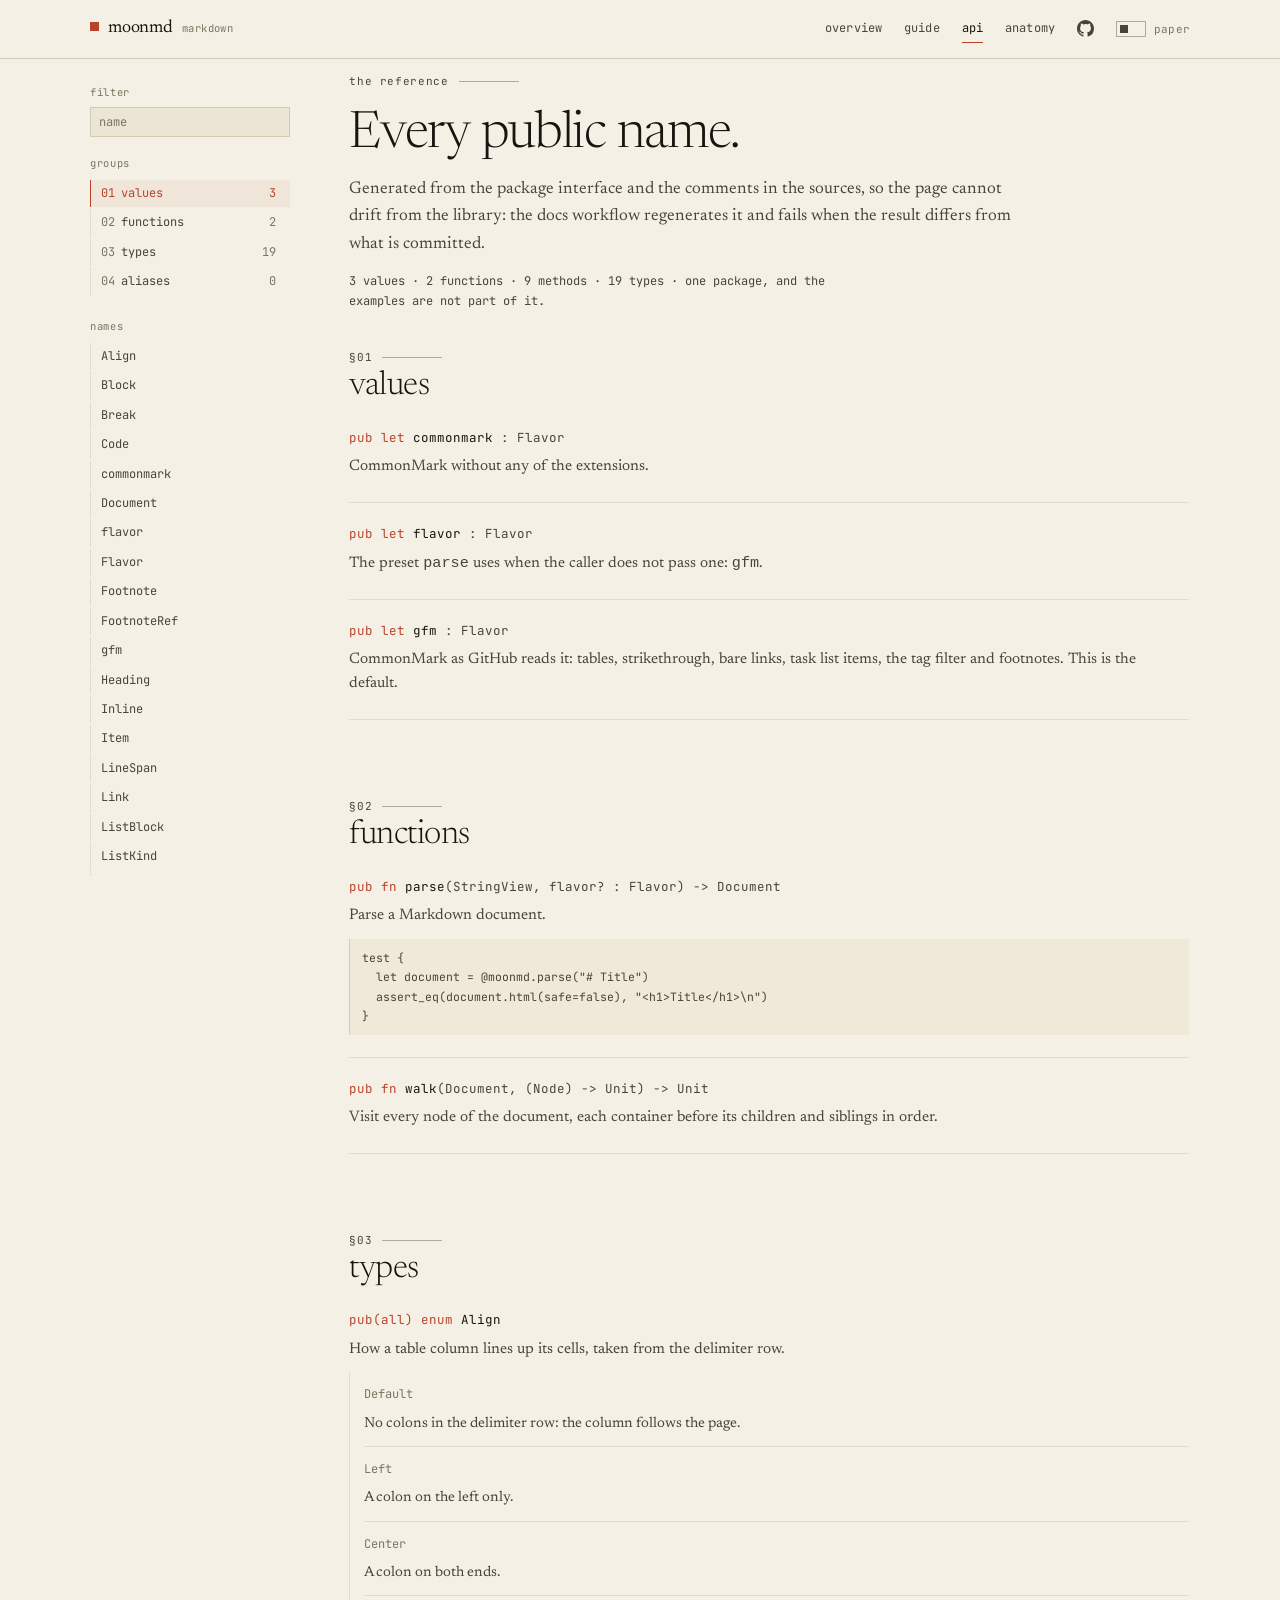
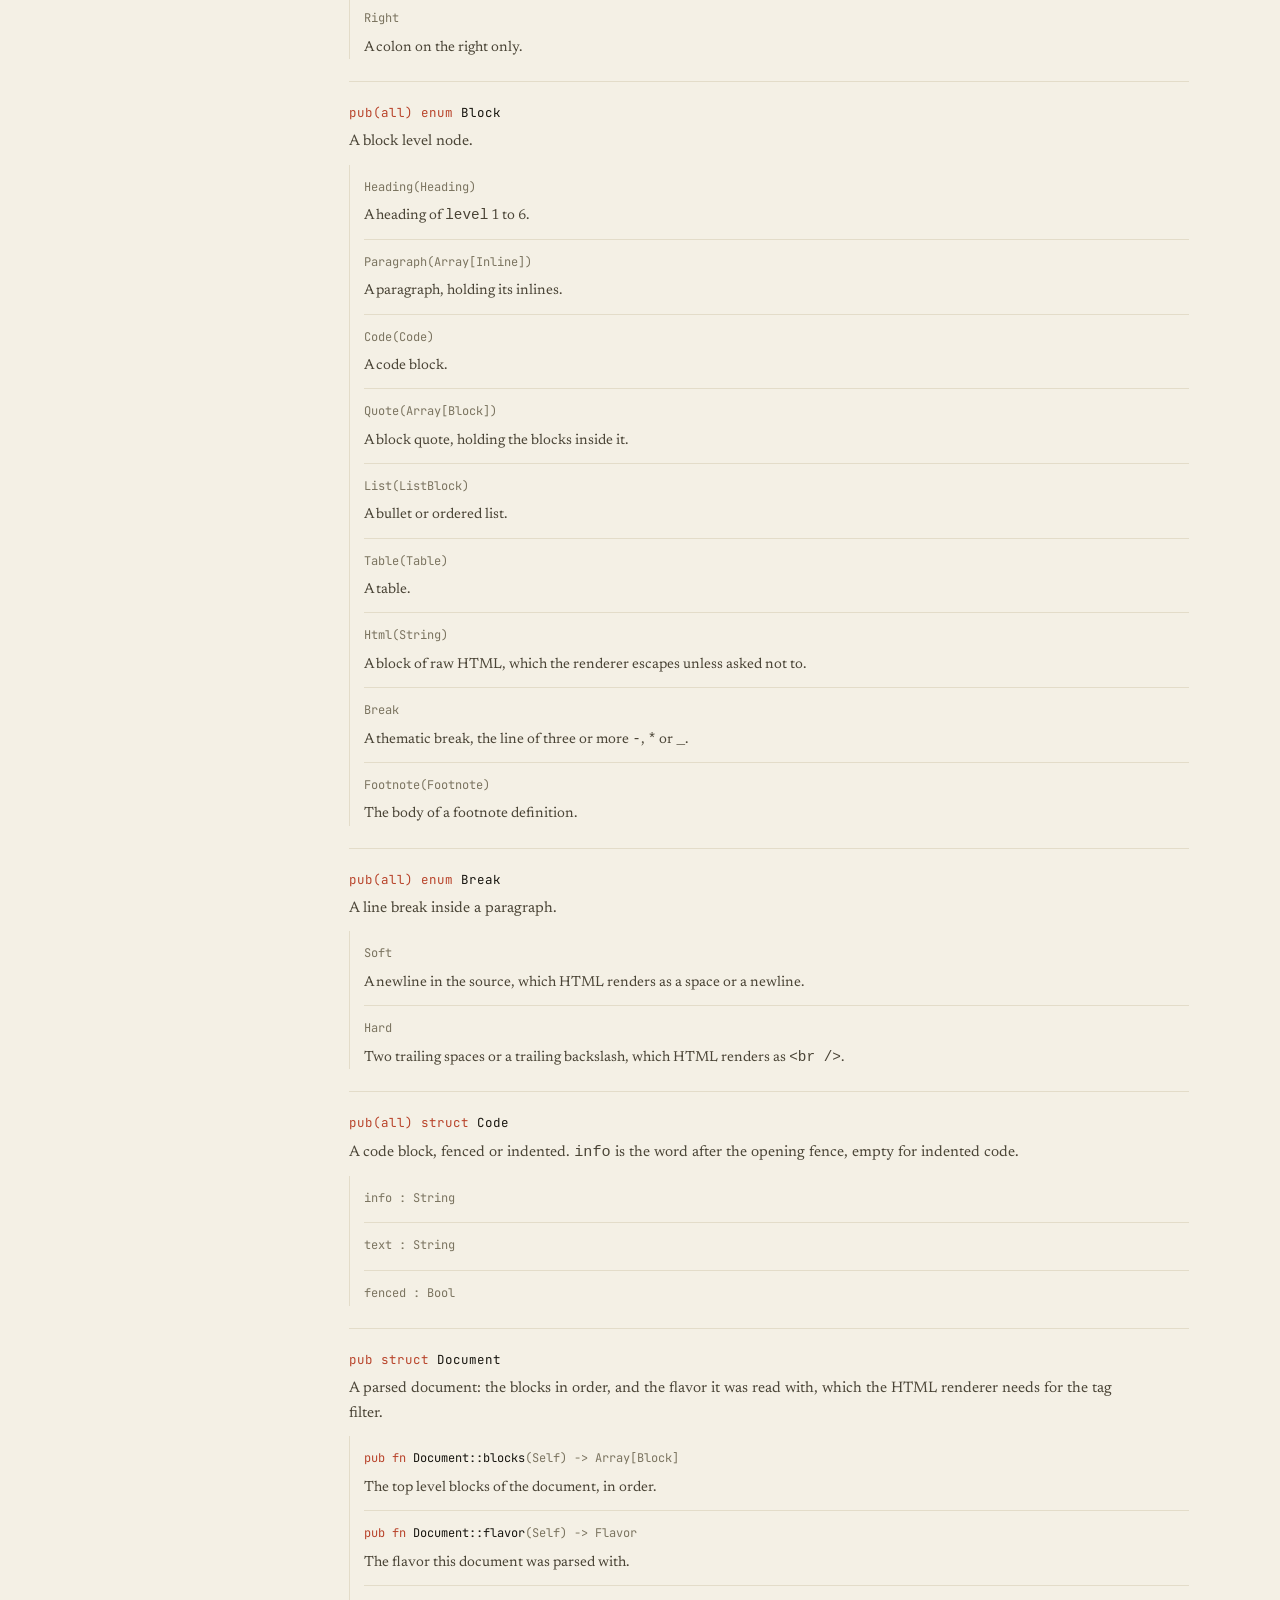
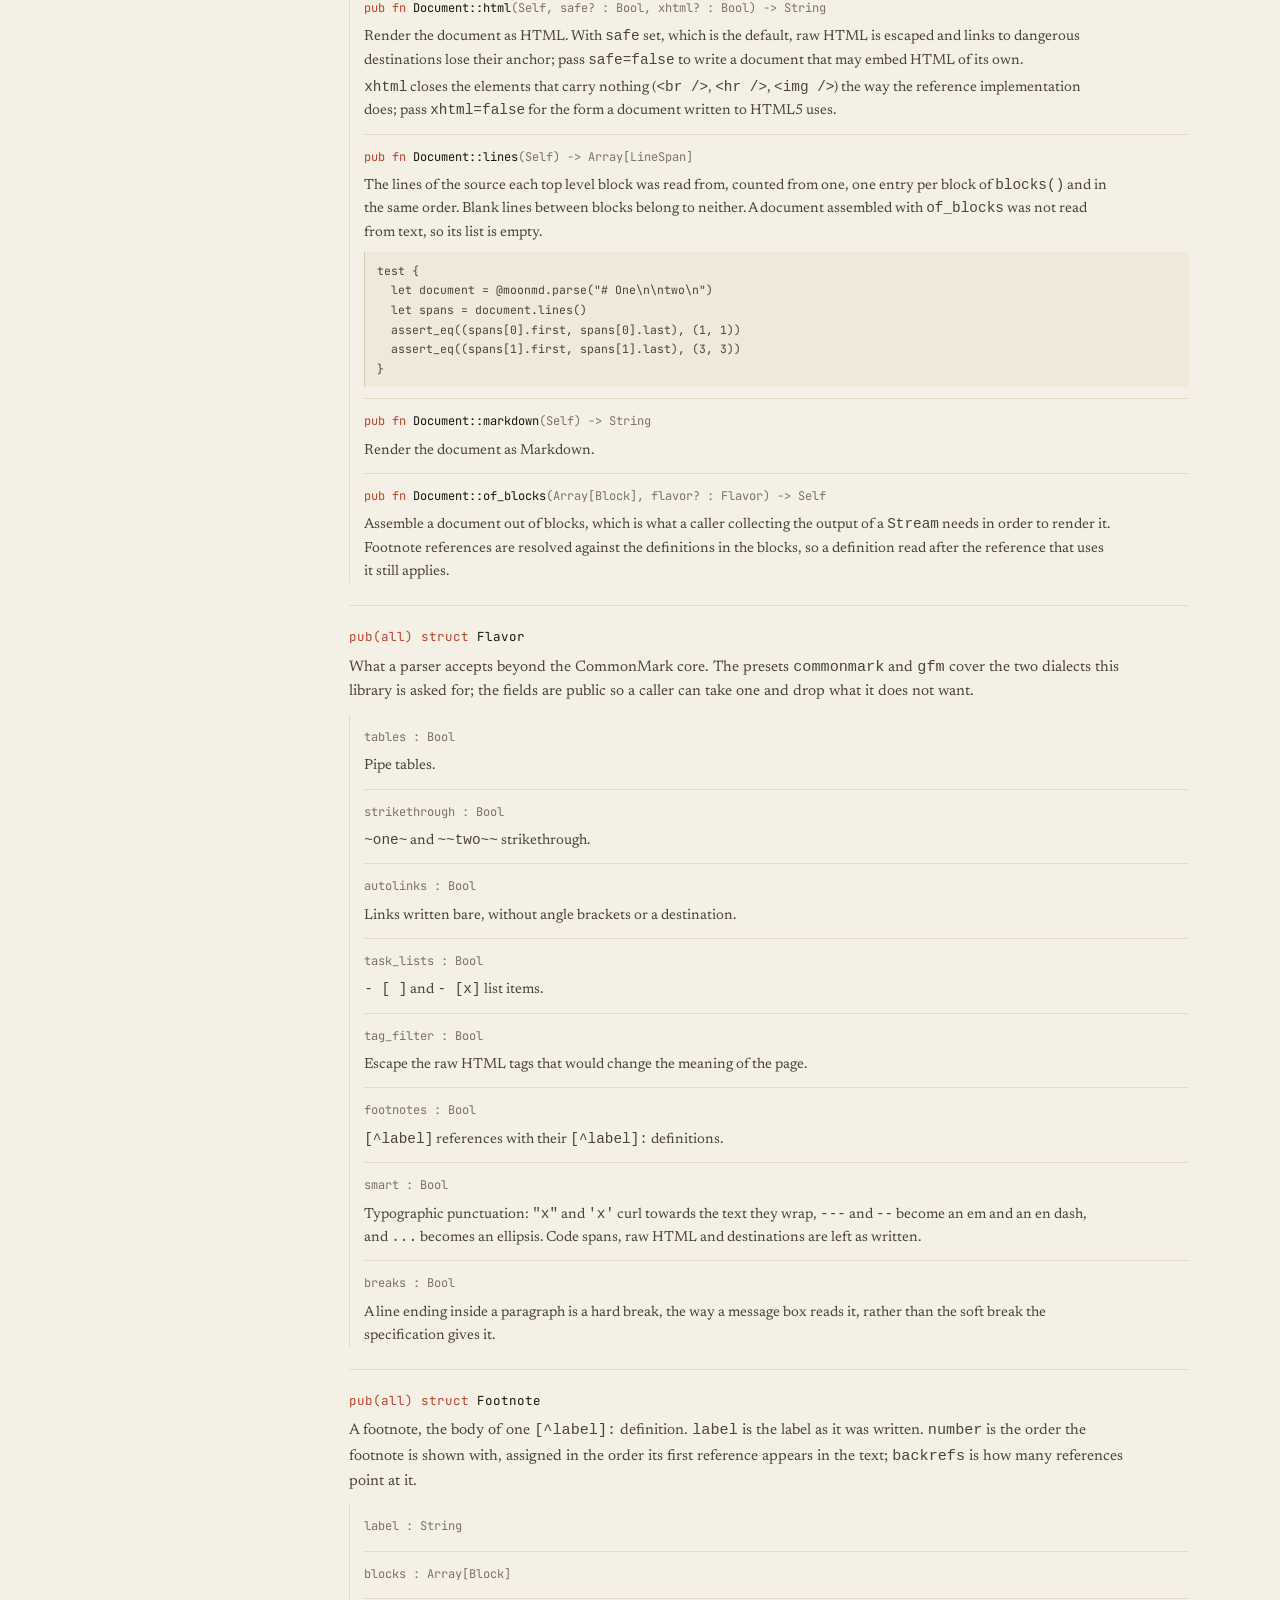
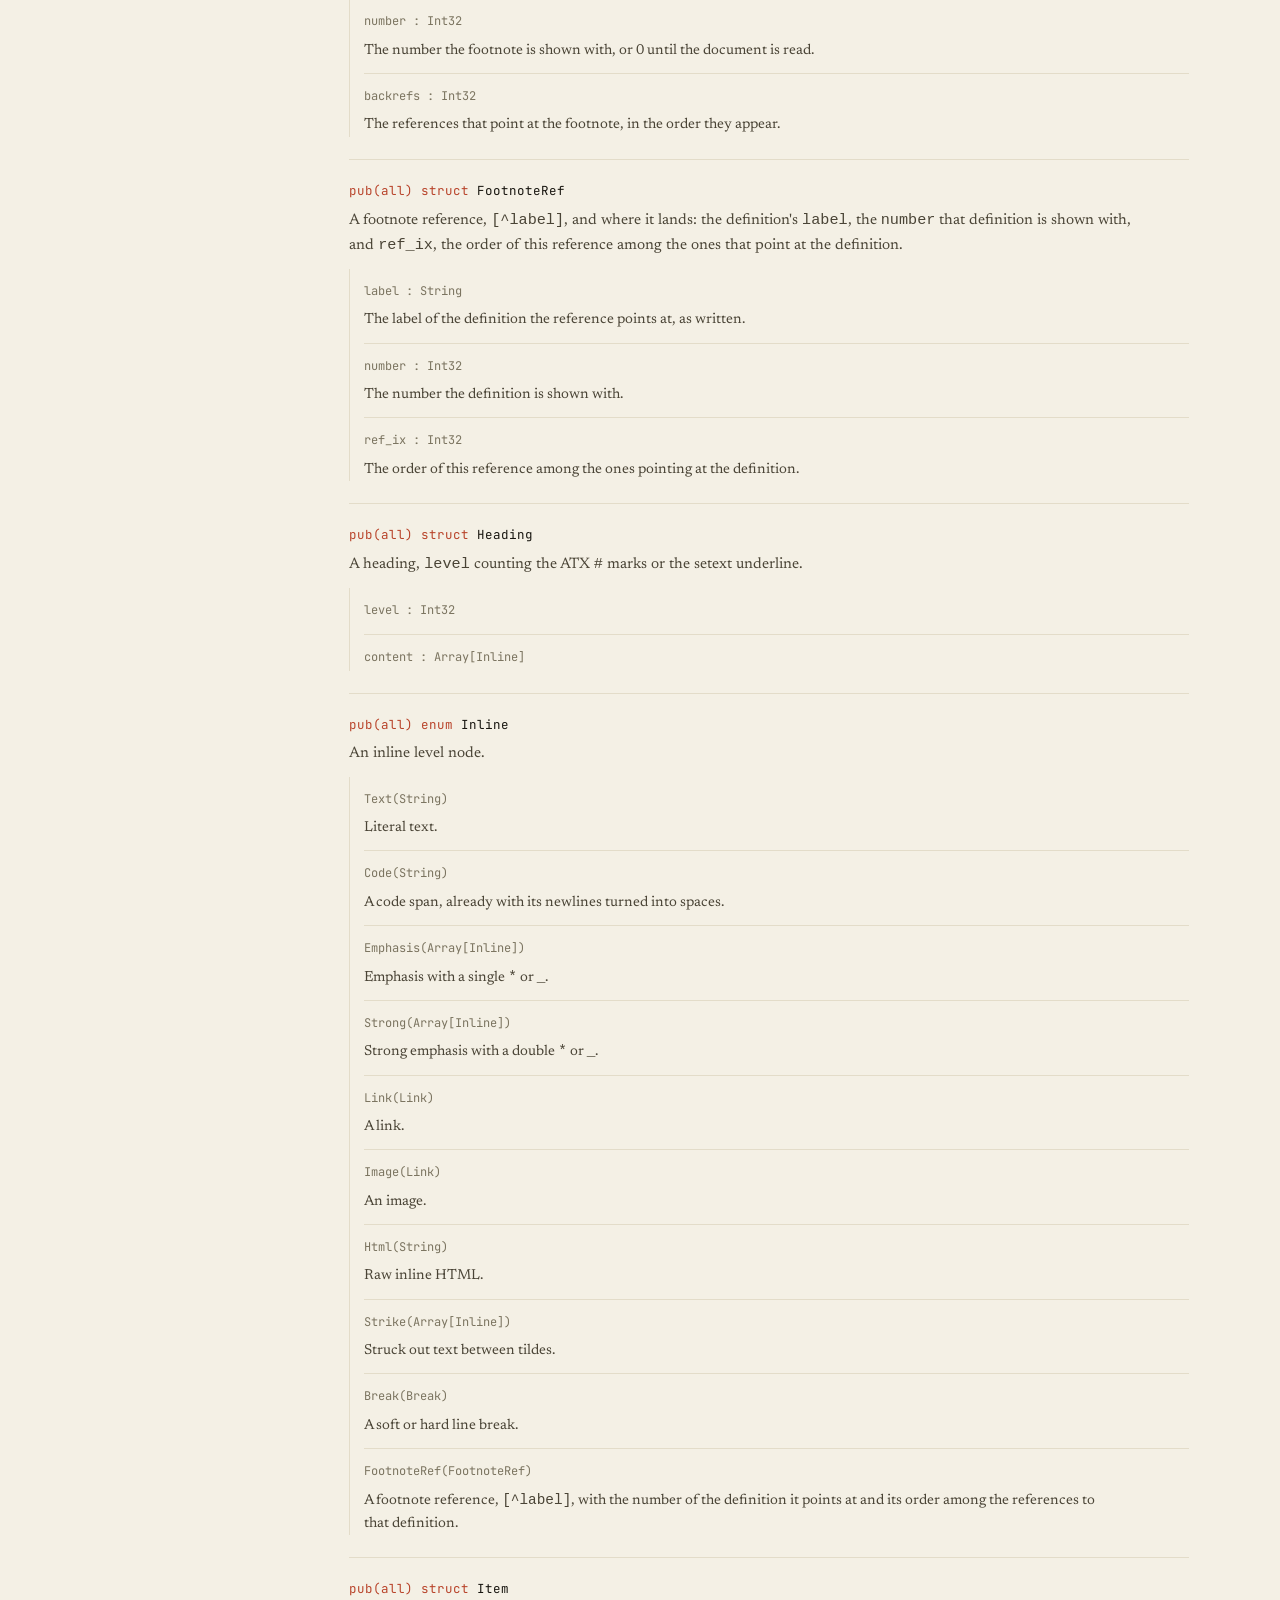
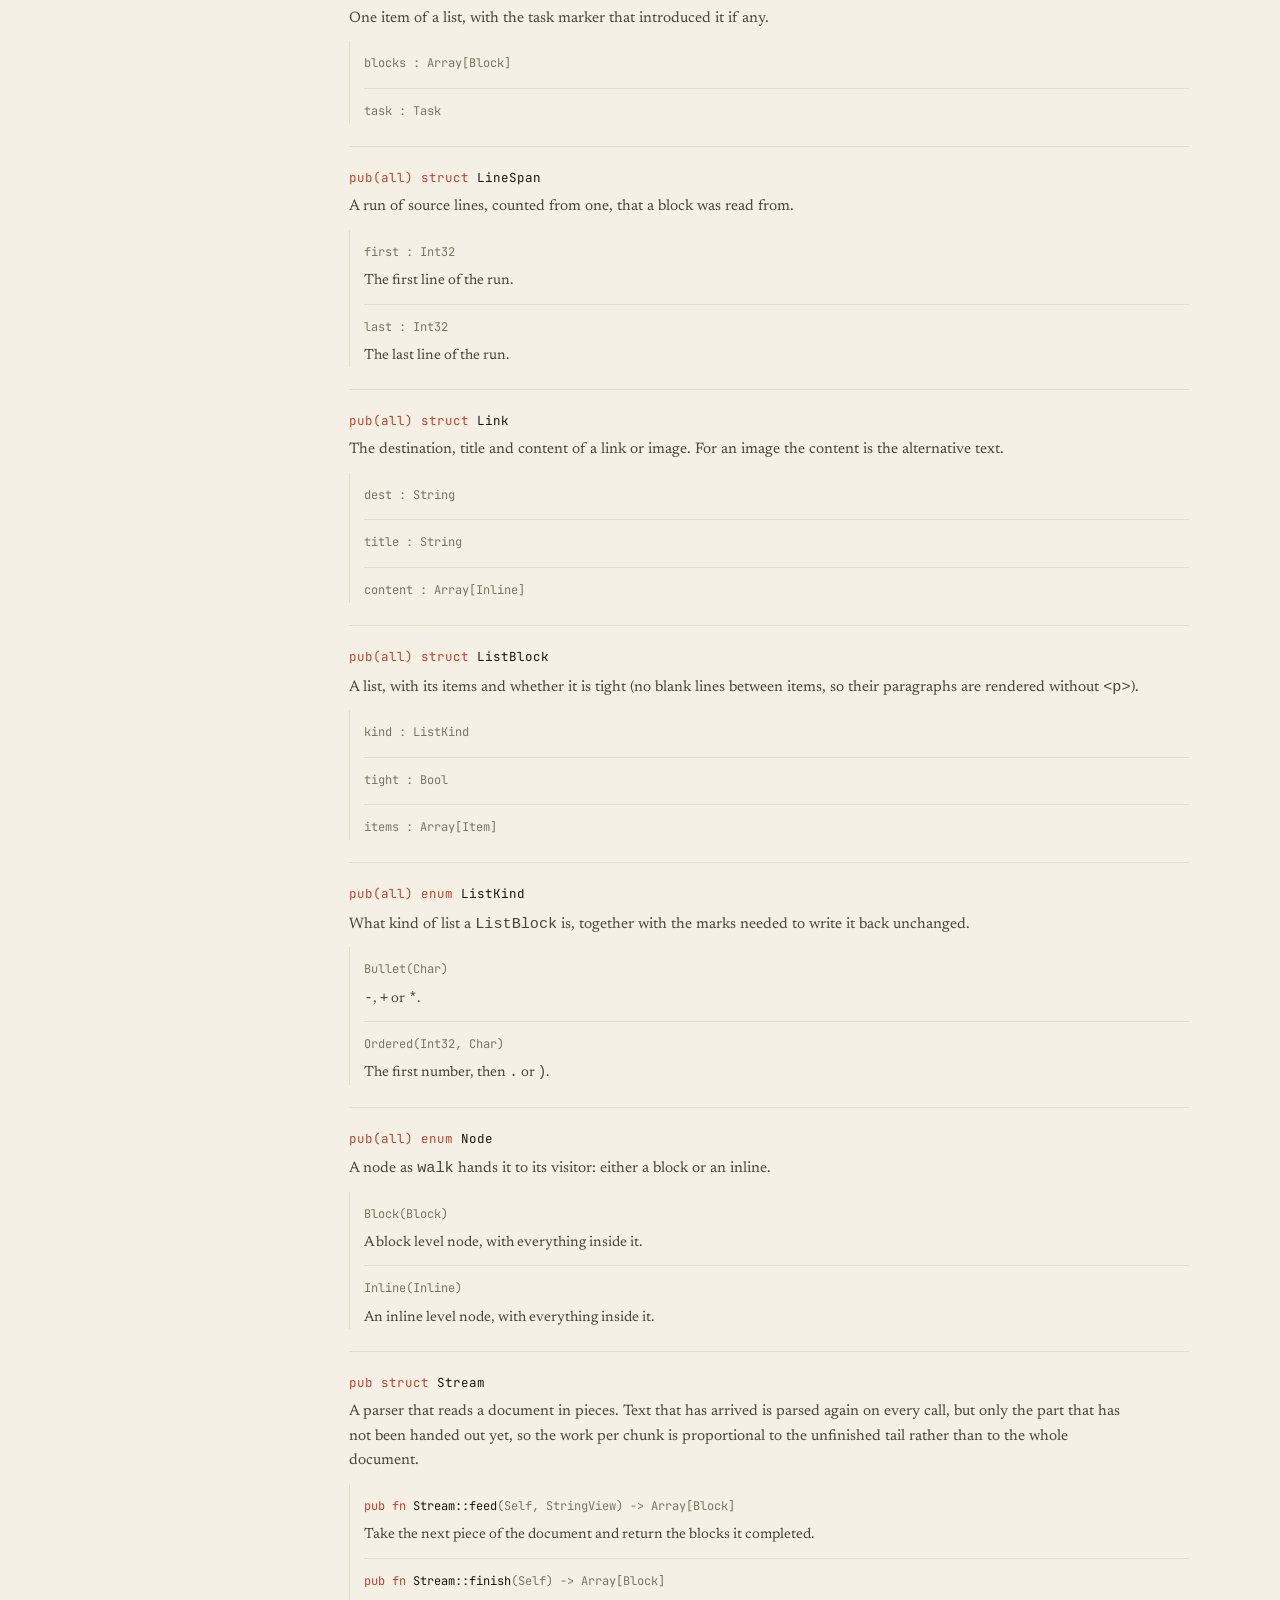
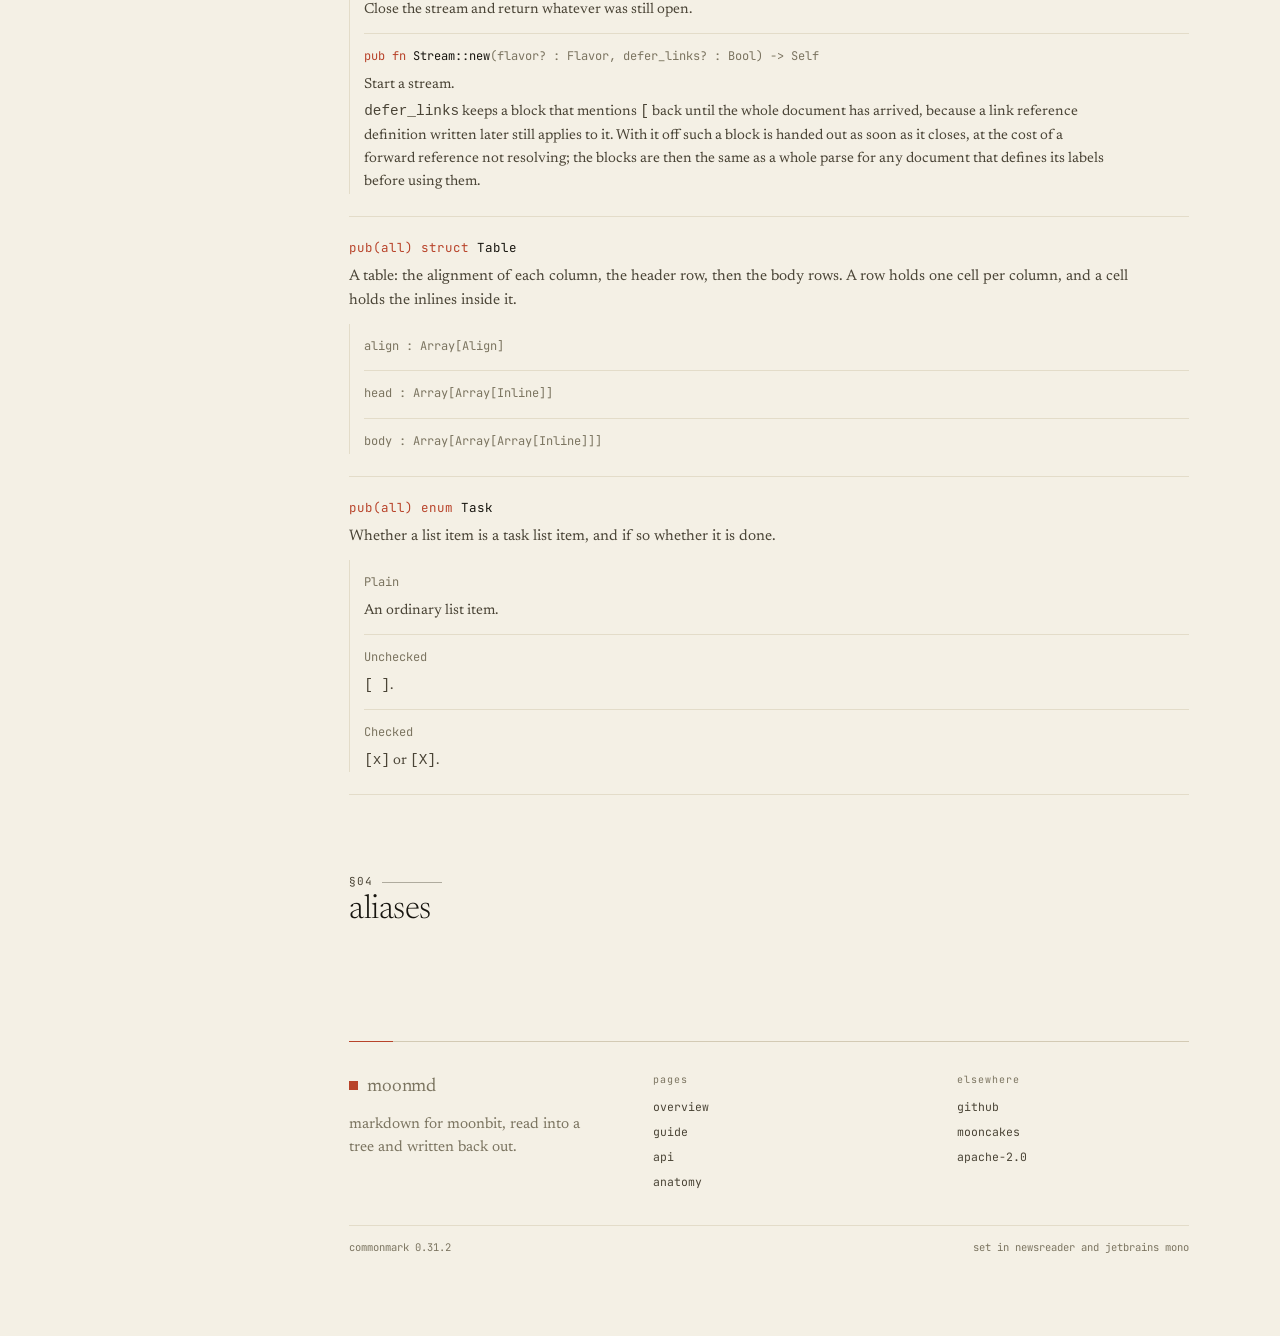
<file: docs/api.html>
<!DOCTYPE html>
<html lang="en">
<head>
<meta charset="utf-8">
<meta name="viewport" content="width=device-width, initial-scale=1">
<title>api — moonmd</title>
<meta name="description" content="Every public value, function and type of moonmd: generated from the package interface and the comments in the sources.">
<link rel="icon" href="favicon.svg" type="image/svg+xml">
<link rel="preconnect" href="https://fonts.googleapis.com">
<link rel="preconnect" href="https://fonts.gstatic.com" crossorigin>
<link href="https://fonts.googleapis.com/css2?family=Newsreader:ital,opsz,wght@0,6..72,300;0,6..72,400;1,6..72,300&family=JetBrains+Mono:wght@400;500&display=swap" rel="stylesheet">
<link rel="stylesheet" href="assets/style.css">
<script>
(function () {
  try {
    var nav = performance.getEntriesByType ? performance.getEntriesByType("navigation") : [];
    var kind = nav.length ? nav[0].type : "";
    if (!kind && performance.navigation) kind = performance.navigation.type === 1 ? "reload" : "navigate";
    if (kind === "reload") {
      sessionStorage.removeItem("moonmd-theme");
      return;
    }
    var saved = sessionStorage.getItem("moonmd-theme");
    if (saved === "ink" || saved === "paper") document.documentElement.setAttribute("data-theme", saved);
  } catch (e) {}
})();
</script>
</head>
<body>

<header class="masthead">
  <div class="masthead-inner">
    <a class="wordmark" href="index.html"><i class="mark"></i>moonmd <span>markdown</span></a>
    <nav class="nav" aria-label="This site">
      <a href="index.html">overview</a>
      <a href="guide.html">guide</a>
      <a href="api.html" aria-current="page">api</a>
      <a href="anatomy.html">anatomy</a>
      <a class="icon-link" href="https://github.com/moonbitstack/moonmd" aria-label="moonmd on GitHub">
        <svg viewBox="0 0 16 16" fill="currentColor" aria-hidden="true"><path d="M8 0C3.58 0 0 3.58 0 8c0 3.54 2.29 6.53 5.47 7.59.4.07.55-.17.55-.38 0-.19-.01-.82-.01-1.49-2.01.37-2.53-.49-2.69-.94-.09-.23-.48-.94-.82-1.13-.28-.15-.68-.52-.01-.53.63-.01 1.08.58 1.23.82.72 1.21 1.87.87 2.33.66.07-.52.28-.87.51-1.07-1.78-.2-3.64-.89-3.64-3.95 0-.87.31-1.59.82-2.15-.08-.2-.36-1.02.08-2.12 0 0 .67-.21 2.2.82a7.4 7.4 0 0 1 2-.27c.68 0 1.36.09 2 .27 1.53-1.04 2.2-.82 2.2-.82.44 1.1.16 1.92.08 2.12.51.56.82 1.27.82 2.15 0 3.07-1.87 3.75-3.65 3.95.29.25.54.73.54 1.48 0 1.07-.01 1.93-.01 2.2 0 .21.15.46.55.38A8.01 8.01 0 0 0 16 8c0-4.42-3.58-8-8-8Z"/></svg>
      </a>
      <button class="theme-switch" type="button" aria-pressed="false" aria-label="Switch between paper and ink">
        <span class="track" aria-hidden="true"><span class="knob"></span></span><span class="label">paper</span>
      </button>
    </nav>
  </div>
</header>

<main class="sheet">
  <div class="guide-grid">
    <aside class="rail scroll" aria-label="Contents">
      <label class="filter-label" for="api-filter">filter</label>
      <input id="api-filter" class="filter" type="search" placeholder="name" autocomplete="off" spellcheck="false" aria-label="Filter the reference by name">
      <h4>groups</h4>
      <ul>
        <li><a href="#api-values"><span class="n">01</span>values<span class="n count">3</span></a></li>
        <li><a href="#api-functions"><span class="n">02</span>functions<span class="n count">2</span></a></li>
        <li><a href="#api-types"><span class="n">03</span>types<span class="n count">19</span></a></li>
        <li><a href="#api-aliases"><span class="n">04</span>aliases<span class="n count">0</span></a></li>
      </ul>
      <h4>names</h4>
      <ul id="api-index">
        <li><a href="#api-type-Align">Align</a></li>
        <li><a href="#api-type-Block">Block</a></li>
        <li><a href="#api-type-Break">Break</a></li>
        <li><a href="#api-type-Code">Code</a></li>
        <li><a href="#api-value-commonmark">commonmark</a></li>
        <li><a href="#api-type-Document">Document</a></li>
        <li><a href="#api-value-flavor">flavor</a></li>
        <li><a href="#api-type-Flavor">Flavor</a></li>
        <li><a href="#api-type-Footnote">Footnote</a></li>
        <li><a href="#api-type-FootnoteRef">FootnoteRef</a></li>
        <li><a href="#api-value-gfm">gfm</a></li>
        <li><a href="#api-type-Heading">Heading</a></li>
        <li><a href="#api-type-Inline">Inline</a></li>
        <li><a href="#api-type-Item">Item</a></li>
        <li><a href="#api-type-LineSpan">LineSpan</a></li>
        <li><a href="#api-type-Link">Link</a></li>
        <li><a href="#api-type-ListBlock">ListBlock</a></li>
        <li><a href="#api-type-ListKind">ListKind</a></li>
        <li><a href="#api-type-Node">Node</a></li>
        <li><a href="#api-fn-parse">parse</a></li>
        <li><a href="#api-type-Stream">Stream</a></li>
        <li><a href="#api-type-Table">Table</a></li>
        <li><a href="#api-type-Task">Task</a></li>
        <li><a href="#api-fn-walk">walk</a></li>
      </ul>
    </aside>
    <div class="guide-body api-body">
      <p class="kicker">the reference</p>
      <h1 class="guide-title">Every public name.</h1>
      <p class="lede">Generated from the package interface and the comments in the sources, so the page cannot drift from the library: the docs workflow regenerates it and fails when the result differs from what is committed.</p>
      <p class="note api-count">3 values · 2 functions · 9 methods · 19 types · one package, and the examples are not part of it.</p>
<section id="api-values">
  <p class="kicker"><span>§01</span></p>
  <h2>values</h2>
<div class="entry" id="api-value-commonmark" data-name="commonmark">
  <span class="sig"><span class="kw">pub let</span> <span class="name">commonmark</span><span class="arg"> : Flavor</span></span>
<p class="doc-p">CommonMark without any of the extensions.</p>
</div>
<div class="entry" id="api-value-flavor" data-name="flavor">
  <span class="sig"><span class="kw">pub let</span> <span class="name">flavor</span><span class="arg"> : Flavor</span></span>
<p class="doc-p">The preset <code>parse</code> uses when the caller does not pass one: <code>gfm</code>.</p>
</div>
<div class="entry" id="api-value-gfm" data-name="gfm">
  <span class="sig"><span class="kw">pub let</span> <span class="name">gfm</span><span class="arg"> : Flavor</span></span>
<p class="doc-p">CommonMark as GitHub reads it: tables, strikethrough, bare links, task list items, the tag filter and footnotes. This is the default.</p>
</div>
</section>
<section id="api-functions">
  <p class="kicker"><span>§02</span></p>
  <h2>functions</h2>
<div class="entry" id="api-fn-parse" data-name="parse">
  <span class="sig"><span class="kw">pub fn</span> <span class="name">parse</span><span class="arg">(StringView, flavor? : Flavor) -&gt; Document</span></span>
<p class="doc-p">Parse a Markdown document.</p>
<pre class="doc-code"><code>test {
  let document = @moonmd.parse("# Title")
  assert_eq(document.html(safe=false), "&lt;h1&gt;Title&lt;/h1&gt;\n")
}</code></pre>
</div>
<div class="entry" id="api-fn-walk" data-name="walk">
  <span class="sig"><span class="kw">pub fn</span> <span class="name">walk</span><span class="arg">(Document, (Node) -&gt; Unit) -&gt; Unit</span></span>
<p class="doc-p">Visit every node of the document, each container before its children and siblings in order.</p>
</div>
</section>
<section id="api-types">
  <p class="kicker"><span>§03</span></p>
  <h2>types</h2>
<div class="entry" id="api-type-Align" data-name="align default left center right">
  <span class="sig"><span class="kw">pub(all) enum</span> <span class="name">Align</span><span class="arg"></span></span>
<p class="doc-p">How a table column lines up its cells, taken from the delimiter row.</p>
  <div class="members">
    <div class="member">
      <span class="sig"><span class="arg">Default</span></span>
<p class="doc-p">No colons in the delimiter row: the column follows the page.</p>
    </div>
    <div class="member">
      <span class="sig"><span class="arg">Left</span></span>
<p class="doc-p">A colon on the left only.</p>
    </div>
    <div class="member">
      <span class="sig"><span class="arg">Center</span></span>
<p class="doc-p">A colon on both ends.</p>
    </div>
    <div class="member">
      <span class="sig"><span class="arg">Right</span></span>
<p class="doc-p">A colon on the right only.</p>
    </div>
  </div>
</div>
<div class="entry" id="api-type-Block" data-name="block heading paragraph code quote list table html break footnote">
  <span class="sig"><span class="kw">pub(all) enum</span> <span class="name">Block</span><span class="arg"></span></span>
<p class="doc-p">A block level node.</p>
  <div class="members">
    <div class="member">
      <span class="sig"><span class="arg">Heading(Heading)</span></span>
<p class="doc-p">A heading of <code>level</code> 1 to 6.</p>
    </div>
    <div class="member">
      <span class="sig"><span class="arg">Paragraph(Array[Inline])</span></span>
<p class="doc-p">A paragraph, holding its inlines.</p>
    </div>
    <div class="member">
      <span class="sig"><span class="arg">Code(Code)</span></span>
<p class="doc-p">A code block.</p>
    </div>
    <div class="member">
      <span class="sig"><span class="arg">Quote(Array[Block])</span></span>
<p class="doc-p">A block quote, holding the blocks inside it.</p>
    </div>
    <div class="member">
      <span class="sig"><span class="arg">List(ListBlock)</span></span>
<p class="doc-p">A bullet or ordered list.</p>
    </div>
    <div class="member">
      <span class="sig"><span class="arg">Table(Table)</span></span>
<p class="doc-p">A table.</p>
    </div>
    <div class="member">
      <span class="sig"><span class="arg">Html(String)</span></span>
<p class="doc-p">A block of raw HTML, which the renderer escapes unless asked not to.</p>
    </div>
    <div class="member">
      <span class="sig"><span class="arg">Break</span></span>
<p class="doc-p">A thematic break, the line of three or more <code>-</code>, <code>*</code> or <code>_</code>.</p>
    </div>
    <div class="member">
      <span class="sig"><span class="arg">Footnote(Footnote)</span></span>
<p class="doc-p">The body of a footnote definition.</p>
    </div>
  </div>
</div>
<div class="entry" id="api-type-Break" data-name="break soft hard">
  <span class="sig"><span class="kw">pub(all) enum</span> <span class="name">Break</span><span class="arg"></span></span>
<p class="doc-p">A line break inside a paragraph.</p>
  <div class="members">
    <div class="member">
      <span class="sig"><span class="arg">Soft</span></span>
<p class="doc-p">A newline in the source, which HTML renders as a space or a newline.</p>
    </div>
    <div class="member">
      <span class="sig"><span class="arg">Hard</span></span>
<p class="doc-p">Two trailing spaces or a trailing backslash, which HTML renders as <code>&lt;br /&gt;</code>.</p>
    </div>
  </div>
</div>
<div class="entry" id="api-type-Code" data-name="code info text fenced">
  <span class="sig"><span class="kw">pub(all) struct</span> <span class="name">Code</span><span class="arg"></span></span>
<p class="doc-p">A code block, fenced or indented. <code>info</code> is the word after the opening fence, empty for indented code.</p>
  <div class="members">
    <div class="member">
      <span class="sig"><span class="arg">info : String</span></span>
    </div>
    <div class="member">
      <span class="sig"><span class="arg">text : String</span></span>
    </div>
    <div class="member">
      <span class="sig"><span class="arg">fenced : Bool</span></span>
    </div>
  </div>
</div>
<div class="entry" id="api-type-Document" data-name="document blocks flavor html lines markdown of_blocks">
  <span class="sig"><span class="kw">pub struct</span> <span class="name">Document</span><span class="arg"></span></span>
<p class="doc-p">A parsed document: the blocks in order, and the flavor it was read with, which the HTML renderer needs for the tag filter.</p>
  <div class="members">
    <div class="member">
      <span class="sig"><span class="kw">pub fn</span> <span class="name">Document::blocks</span><span class="arg">(Self) -&gt; Array[Block]</span></span>
<p class="doc-p">The top level blocks of the document, in order.</p>
    </div>
    <div class="member">
      <span class="sig"><span class="kw">pub fn</span> <span class="name">Document::flavor</span><span class="arg">(Self) -&gt; Flavor</span></span>
<p class="doc-p">The flavor this document was parsed with.</p>
    </div>
    <div class="member">
      <span class="sig"><span class="kw">pub fn</span> <span class="name">Document::html</span><span class="arg">(Self, safe? : Bool, xhtml? : Bool) -&gt; String</span></span>
<p class="doc-p">Render the document as HTML. With <code>safe</code> set, which is the default, raw HTML is escaped and links to dangerous destinations lose their anchor; pass <code>safe=false</code> to write a document that may embed HTML of its own.</p>
<p class="doc-p"><code>xhtml</code> closes the elements that carry nothing (<code>&lt;br /&gt;</code>, <code>&lt;hr /&gt;</code>, <code>&lt;img /&gt;</code>) the way the reference implementation does; pass <code>xhtml=false</code> for the form a document written to HTML5 uses.</p>
    </div>
    <div class="member">
      <span class="sig"><span class="kw">pub fn</span> <span class="name">Document::lines</span><span class="arg">(Self) -&gt; Array[LineSpan]</span></span>
<p class="doc-p">The lines of the source each top level block was read from, counted from one, one entry per block of <code>blocks()</code> and in the same order. Blank lines between blocks belong to neither. A document assembled with <code>of_blocks</code> was not read from text, so its list is empty.</p>
<pre class="doc-code"><code>test {
  let document = @moonmd.parse("# One\n\ntwo\n")
  let spans = document.lines()
  assert_eq((spans[0].first, spans[0].last), (1, 1))
  assert_eq((spans[1].first, spans[1].last), (3, 3))
}</code></pre>
    </div>
    <div class="member">
      <span class="sig"><span class="kw">pub fn</span> <span class="name">Document::markdown</span><span class="arg">(Self) -&gt; String</span></span>
<p class="doc-p">Render the document as Markdown.</p>
    </div>
    <div class="member">
      <span class="sig"><span class="kw">pub fn</span> <span class="name">Document::of_blocks</span><span class="arg">(Array[Block], flavor? : Flavor) -&gt; Self</span></span>
<p class="doc-p">Assemble a document out of blocks, which is what a caller collecting the output of a <code>Stream</code> needs in order to render it. Footnote references are resolved against the definitions in the blocks, so a definition read after the reference that uses it still applies.</p>
    </div>
  </div>
</div>
<div class="entry" id="api-type-Flavor" data-name="flavor tables strikethrough autolinks task_lists tag_filter footnotes smart breaks">
  <span class="sig"><span class="kw">pub(all) struct</span> <span class="name">Flavor</span><span class="arg"></span></span>
<p class="doc-p">What a parser accepts beyond the CommonMark core. The presets <code>commonmark</code> and <code>gfm</code> cover the two dialects this library is asked for; the fields are public so a caller can take one and drop what it does not want.</p>
  <div class="members">
    <div class="member">
      <span class="sig"><span class="arg">tables : Bool</span></span>
<p class="doc-p">Pipe tables.</p>
    </div>
    <div class="member">
      <span class="sig"><span class="arg">strikethrough : Bool</span></span>
<p class="doc-p"><code>~one~</code> and <code>~~two~~</code> strikethrough.</p>
    </div>
    <div class="member">
      <span class="sig"><span class="arg">autolinks : Bool</span></span>
<p class="doc-p">Links written bare, without angle brackets or a destination.</p>
    </div>
    <div class="member">
      <span class="sig"><span class="arg">task_lists : Bool</span></span>
<p class="doc-p"><code>- [ ]</code> and <code>- [x]</code> list items.</p>
    </div>
    <div class="member">
      <span class="sig"><span class="arg">tag_filter : Bool</span></span>
<p class="doc-p">Escape the raw HTML tags that would change the meaning of the page.</p>
    </div>
    <div class="member">
      <span class="sig"><span class="arg">footnotes : Bool</span></span>
<p class="doc-p"><code>[^label]</code> references with their <code>[^label]:</code> definitions.</p>
    </div>
    <div class="member">
      <span class="sig"><span class="arg">smart : Bool</span></span>
<p class="doc-p">Typographic punctuation: <code>"x"</code> and <code>'x'</code> curl towards the text they wrap, <code>---</code> and <code>--</code> become an em and an en dash, and <code>...</code> becomes an ellipsis. Code spans, raw HTML and destinations are left as written.</p>
    </div>
    <div class="member">
      <span class="sig"><span class="arg">breaks : Bool</span></span>
<p class="doc-p">A line ending inside a paragraph is a hard break, the way a message box reads it, rather than the soft break the specification gives it.</p>
    </div>
  </div>
</div>
<div class="entry" id="api-type-Footnote" data-name="footnote label blocks number backrefs">
  <span class="sig"><span class="kw">pub(all) struct</span> <span class="name">Footnote</span><span class="arg"></span></span>
<p class="doc-p">A footnote, the body of one <code>[^label]:</code> definition. <code>label</code> is the label as it was written. <code>number</code> is the order the footnote is shown with, assigned in the order its first reference appears in the text; <code>backrefs</code> is how many references point at it.</p>
  <div class="members">
    <div class="member">
      <span class="sig"><span class="arg">label : String</span></span>
    </div>
    <div class="member">
      <span class="sig"><span class="arg">blocks : Array[Block]</span></span>
    </div>
    <div class="member">
      <span class="sig"><span class="arg">number : Int32</span></span>
<p class="doc-p">The number the footnote is shown with, or 0 until the document is read.</p>
    </div>
    <div class="member">
      <span class="sig"><span class="arg">backrefs : Int32</span></span>
<p class="doc-p">The references that point at the footnote, in the order they appear.</p>
    </div>
  </div>
</div>
<div class="entry" id="api-type-FootnoteRef" data-name="footnoteref label number ref_ix">
  <span class="sig"><span class="kw">pub(all) struct</span> <span class="name">FootnoteRef</span><span class="arg"></span></span>
<p class="doc-p">A footnote reference, <code>[^label]</code>, and where it lands: the definition's <code>label</code>, the <code>number</code> that definition is shown with, and <code>ref_ix</code>, the order of this reference among the ones that point at the definition.</p>
  <div class="members">
    <div class="member">
      <span class="sig"><span class="arg">label : String</span></span>
<p class="doc-p">The label of the definition the reference points at, as written.</p>
    </div>
    <div class="member">
      <span class="sig"><span class="arg">number : Int32</span></span>
<p class="doc-p">The number the definition is shown with.</p>
    </div>
    <div class="member">
      <span class="sig"><span class="arg">ref_ix : Int32</span></span>
<p class="doc-p">The order of this reference among the ones pointing at the definition.</p>
    </div>
  </div>
</div>
<div class="entry" id="api-type-Heading" data-name="heading level content">
  <span class="sig"><span class="kw">pub(all) struct</span> <span class="name">Heading</span><span class="arg"></span></span>
<p class="doc-p">A heading, <code>level</code> counting the ATX <code>#</code> marks or the setext underline.</p>
  <div class="members">
    <div class="member">
      <span class="sig"><span class="arg">level : Int32</span></span>
    </div>
    <div class="member">
      <span class="sig"><span class="arg">content : Array[Inline]</span></span>
    </div>
  </div>
</div>
<div class="entry" id="api-type-Inline" data-name="inline text code emphasis strong link image html strike break footnoteref">
  <span class="sig"><span class="kw">pub(all) enum</span> <span class="name">Inline</span><span class="arg"></span></span>
<p class="doc-p">An inline level node.</p>
  <div class="members">
    <div class="member">
      <span class="sig"><span class="arg">Text(String)</span></span>
<p class="doc-p">Literal text.</p>
    </div>
    <div class="member">
      <span class="sig"><span class="arg">Code(String)</span></span>
<p class="doc-p">A code span, already with its newlines turned into spaces.</p>
    </div>
    <div class="member">
      <span class="sig"><span class="arg">Emphasis(Array[Inline])</span></span>
<p class="doc-p">Emphasis with a single <code>*</code> or <code>_</code>.</p>
    </div>
    <div class="member">
      <span class="sig"><span class="arg">Strong(Array[Inline])</span></span>
<p class="doc-p">Strong emphasis with a double <code>*</code> or <code>_</code>.</p>
    </div>
    <div class="member">
      <span class="sig"><span class="arg">Link(Link)</span></span>
<p class="doc-p">A link.</p>
    </div>
    <div class="member">
      <span class="sig"><span class="arg">Image(Link)</span></span>
<p class="doc-p">An image.</p>
    </div>
    <div class="member">
      <span class="sig"><span class="arg">Html(String)</span></span>
<p class="doc-p">Raw inline HTML.</p>
    </div>
    <div class="member">
      <span class="sig"><span class="arg">Strike(Array[Inline])</span></span>
<p class="doc-p">Struck out text between tildes.</p>
    </div>
    <div class="member">
      <span class="sig"><span class="arg">Break(Break)</span></span>
<p class="doc-p">A soft or hard line break.</p>
    </div>
    <div class="member">
      <span class="sig"><span class="arg">FootnoteRef(FootnoteRef)</span></span>
<p class="doc-p">A footnote reference, <code>[^label]</code>, with the number of the definition it points at and its order among the references to that definition.</p>
    </div>
  </div>
</div>
<div class="entry" id="api-type-Item" data-name="item blocks task">
  <span class="sig"><span class="kw">pub(all) struct</span> <span class="name">Item</span><span class="arg"></span></span>
<p class="doc-p">One item of a list, with the task marker that introduced it if any.</p>
  <div class="members">
    <div class="member">
      <span class="sig"><span class="arg">blocks : Array[Block]</span></span>
    </div>
    <div class="member">
      <span class="sig"><span class="arg">task : Task</span></span>
    </div>
  </div>
</div>
<div class="entry" id="api-type-LineSpan" data-name="linespan first last">
  <span class="sig"><span class="kw">pub(all) struct</span> <span class="name">LineSpan</span><span class="arg"></span></span>
<p class="doc-p">A run of source lines, counted from one, that a block was read from.</p>
  <div class="members">
    <div class="member">
      <span class="sig"><span class="arg">first : Int32</span></span>
<p class="doc-p">The first line of the run.</p>
    </div>
    <div class="member">
      <span class="sig"><span class="arg">last : Int32</span></span>
<p class="doc-p">The last line of the run.</p>
    </div>
  </div>
</div>
<div class="entry" id="api-type-Link" data-name="link dest title content">
  <span class="sig"><span class="kw">pub(all) struct</span> <span class="name">Link</span><span class="arg"></span></span>
<p class="doc-p">The destination, title and content of a link or image. For an image the content is the alternative text.</p>
  <div class="members">
    <div class="member">
      <span class="sig"><span class="arg">dest : String</span></span>
    </div>
    <div class="member">
      <span class="sig"><span class="arg">title : String</span></span>
    </div>
    <div class="member">
      <span class="sig"><span class="arg">content : Array[Inline]</span></span>
    </div>
  </div>
</div>
<div class="entry" id="api-type-ListBlock" data-name="listblock kind tight items">
  <span class="sig"><span class="kw">pub(all) struct</span> <span class="name">ListBlock</span><span class="arg"></span></span>
<p class="doc-p">A list, with its items and whether it is tight (no blank lines between items, so their paragraphs are rendered without <code>&lt;p&gt;</code>).</p>
  <div class="members">
    <div class="member">
      <span class="sig"><span class="arg">kind : ListKind</span></span>
    </div>
    <div class="member">
      <span class="sig"><span class="arg">tight : Bool</span></span>
    </div>
    <div class="member">
      <span class="sig"><span class="arg">items : Array[Item]</span></span>
    </div>
  </div>
</div>
<div class="entry" id="api-type-ListKind" data-name="listkind bullet ordered">
  <span class="sig"><span class="kw">pub(all) enum</span> <span class="name">ListKind</span><span class="arg"></span></span>
<p class="doc-p">What kind of list a <code>ListBlock</code> is, together with the marks needed to write it back unchanged.</p>
  <div class="members">
    <div class="member">
      <span class="sig"><span class="arg">Bullet(Char)</span></span>
<p class="doc-p"><code>-</code>, <code>+</code> or <code>*</code>.</p>
    </div>
    <div class="member">
      <span class="sig"><span class="arg">Ordered(Int32, Char)</span></span>
<p class="doc-p">The first number, then <code>.</code> or <code>)</code>.</p>
    </div>
  </div>
</div>
<div class="entry" id="api-type-Node" data-name="node block inline">
  <span class="sig"><span class="kw">pub(all) enum</span> <span class="name">Node</span><span class="arg"></span></span>
<p class="doc-p">A node as <code>walk</code> hands it to its visitor: either a block or an inline.</p>
  <div class="members">
    <div class="member">
      <span class="sig"><span class="arg">Block(Block)</span></span>
<p class="doc-p">A block level node, with everything inside it.</p>
    </div>
    <div class="member">
      <span class="sig"><span class="arg">Inline(Inline)</span></span>
<p class="doc-p">An inline level node, with everything inside it.</p>
    </div>
  </div>
</div>
<div class="entry" id="api-type-Stream" data-name="stream feed finish new">
  <span class="sig"><span class="kw">pub struct</span> <span class="name">Stream</span><span class="arg"></span></span>
<p class="doc-p">A parser that reads a document in pieces. Text that has arrived is parsed again on every call, but only the part that has not been handed out yet, so the work per chunk is proportional to the unfinished tail rather than to the whole document.</p>
  <div class="members">
    <div class="member">
      <span class="sig"><span class="kw">pub fn</span> <span class="name">Stream::feed</span><span class="arg">(Self, StringView) -&gt; Array[Block]</span></span>
<p class="doc-p">Take the next piece of the document and return the blocks it completed.</p>
    </div>
    <div class="member">
      <span class="sig"><span class="kw">pub fn</span> <span class="name">Stream::finish</span><span class="arg">(Self) -&gt; Array[Block]</span></span>
<p class="doc-p">Close the stream and return whatever was still open.</p>
    </div>
    <div class="member">
      <span class="sig"><span class="kw">pub fn</span> <span class="name">Stream::new</span><span class="arg">(flavor? : Flavor, defer_links? : Bool) -&gt; Self</span></span>
<p class="doc-p">Start a stream.</p>
<p class="doc-p"><code>defer_links</code> keeps a block that mentions <code>[</code> back until the whole document has arrived, because a link reference definition written later still applies to it. With it off such a block is handed out as soon as it closes, at the cost of a forward reference not resolving; the blocks are then the same as a whole parse for any document that defines its labels before using them.</p>
    </div>
  </div>
</div>
<div class="entry" id="api-type-Table" data-name="table align head body">
  <span class="sig"><span class="kw">pub(all) struct</span> <span class="name">Table</span><span class="arg"></span></span>
<p class="doc-p">A table: the alignment of each column, the header row, then the body rows. A row holds one cell per column, and a cell holds the inlines inside it.</p>
  <div class="members">
    <div class="member">
      <span class="sig"><span class="arg">align : Array[Align]</span></span>
    </div>
    <div class="member">
      <span class="sig"><span class="arg">head : Array[Array[Inline]]</span></span>
    </div>
    <div class="member">
      <span class="sig"><span class="arg">body : Array[Array[Array[Inline]]]</span></span>
    </div>
  </div>
</div>
<div class="entry" id="api-type-Task" data-name="task plain unchecked checked">
  <span class="sig"><span class="kw">pub(all) enum</span> <span class="name">Task</span><span class="arg"></span></span>
<p class="doc-p">Whether a list item is a task list item, and if so whether it is done.</p>
  <div class="members">
    <div class="member">
      <span class="sig"><span class="arg">Plain</span></span>
<p class="doc-p">An ordinary list item.</p>
    </div>
    <div class="member">
      <span class="sig"><span class="arg">Unchecked</span></span>
<p class="doc-p"><code>[ ]</code>.</p>
    </div>
    <div class="member">
      <span class="sig"><span class="arg">Checked</span></span>
<p class="doc-p"><code>[x]</code> or <code>[X]</code>.</p>
    </div>
  </div>
</div>
</section>
<section id="api-aliases">
  <p class="kicker"><span>§04</span></p>
  <h2>aliases</h2>
</section>
      <footer class="foot">
        <div class="foot-grid">
          <div class="foot-brand">
            <a class="wordmark" href="index.html"><i class="mark"></i>moonmd</a>
            <p>markdown for moonbit, read into a tree and written back out.</p>
          </div>
          <nav class="foot-col" aria-label="Pages">
            <h5>pages</h5>
            <a href="index.html">overview</a>
            <a href="guide.html">guide</a>
            <a href="api.html">api</a>
            <a href="anatomy.html">anatomy</a>
          </nav>
          <div class="foot-col">
            <h5>elsewhere</h5>
            <a href="https://github.com/moonbitstack/moonmd">github</a>
            <a href="https://mooncakes.io/docs/moonbitstack/moonmd">mooncakes</a>
            <a href="https://github.com/moonbitstack/moonmd/blob/master/LICENSE">apache-2.0</a>
          </div>
        </div>
        <div class="foot-base">
          <span>commonmark 0.31.2</span>
          <span>set in newsreader and jetbrains mono</span>
        </div>
      </footer>
    </div>
  </div>
</main>

<script src="assets/site.js"></script>
</body>
</html>
</file>
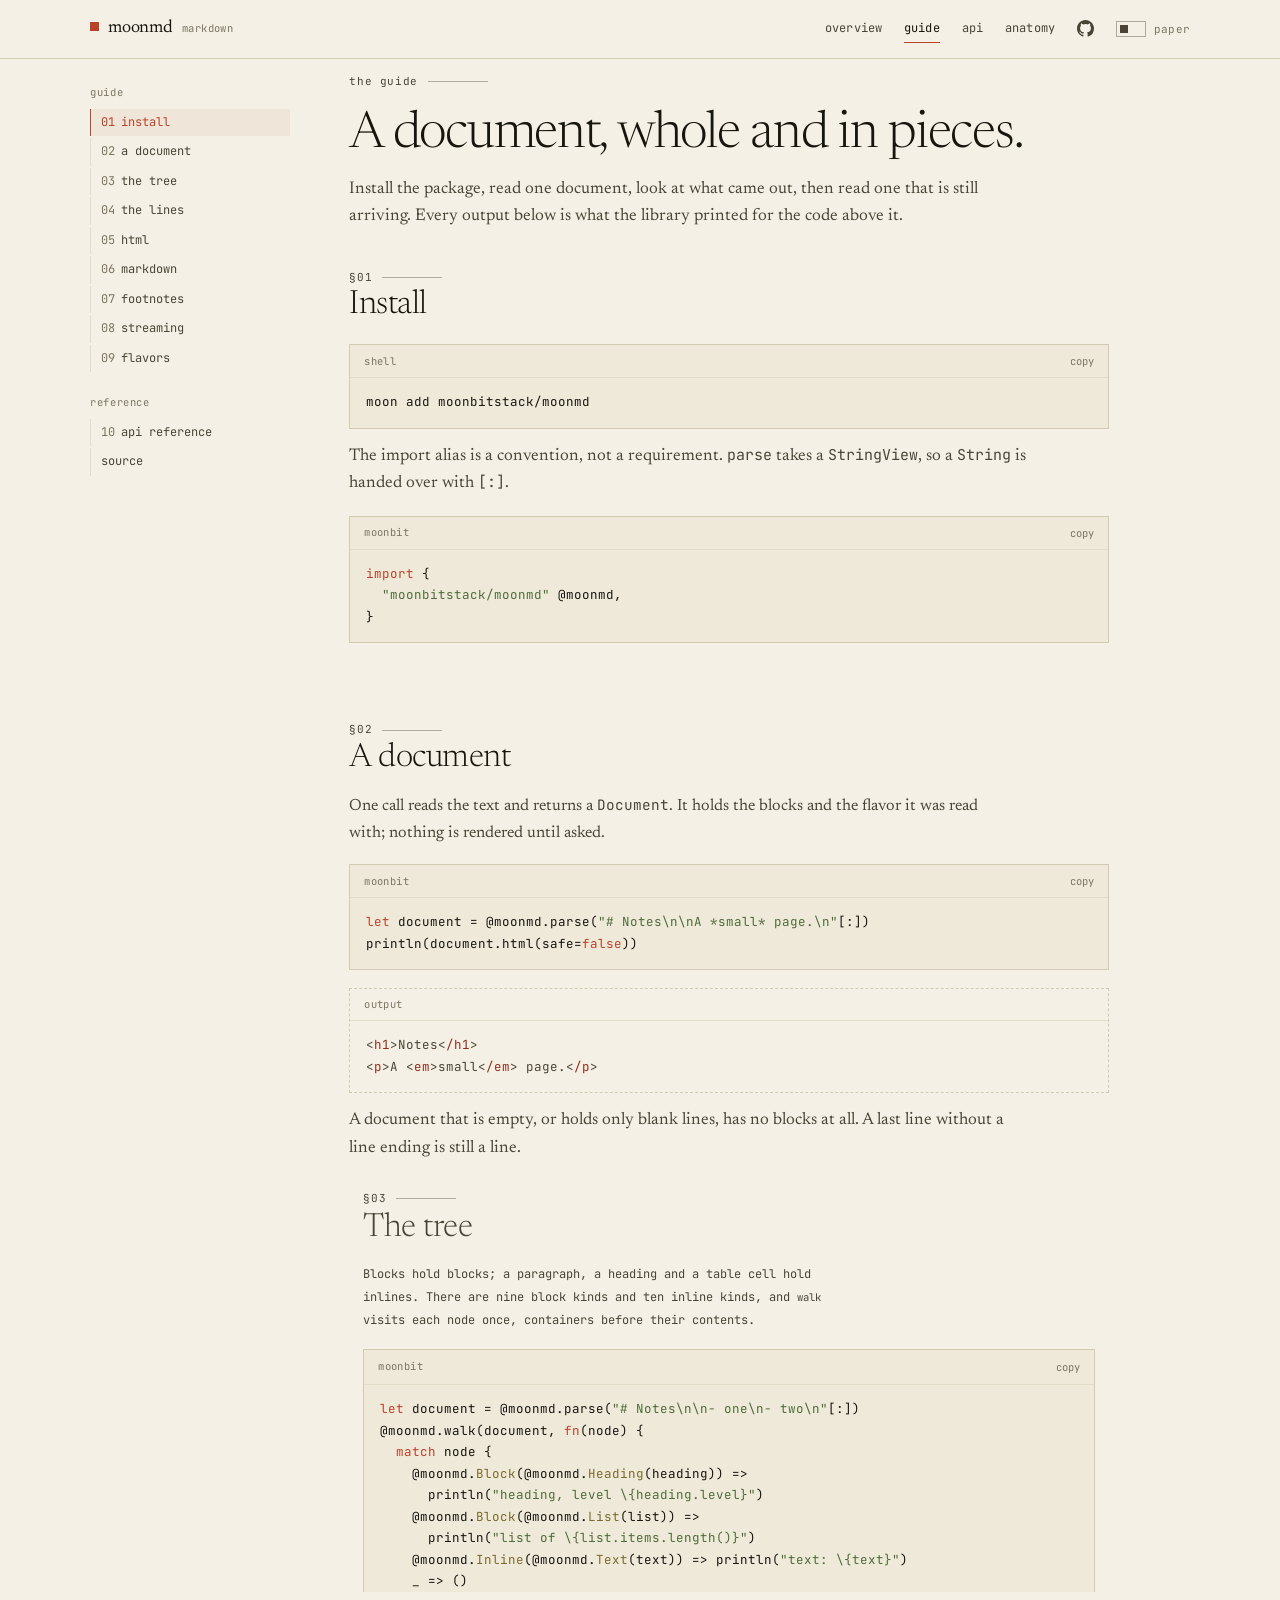
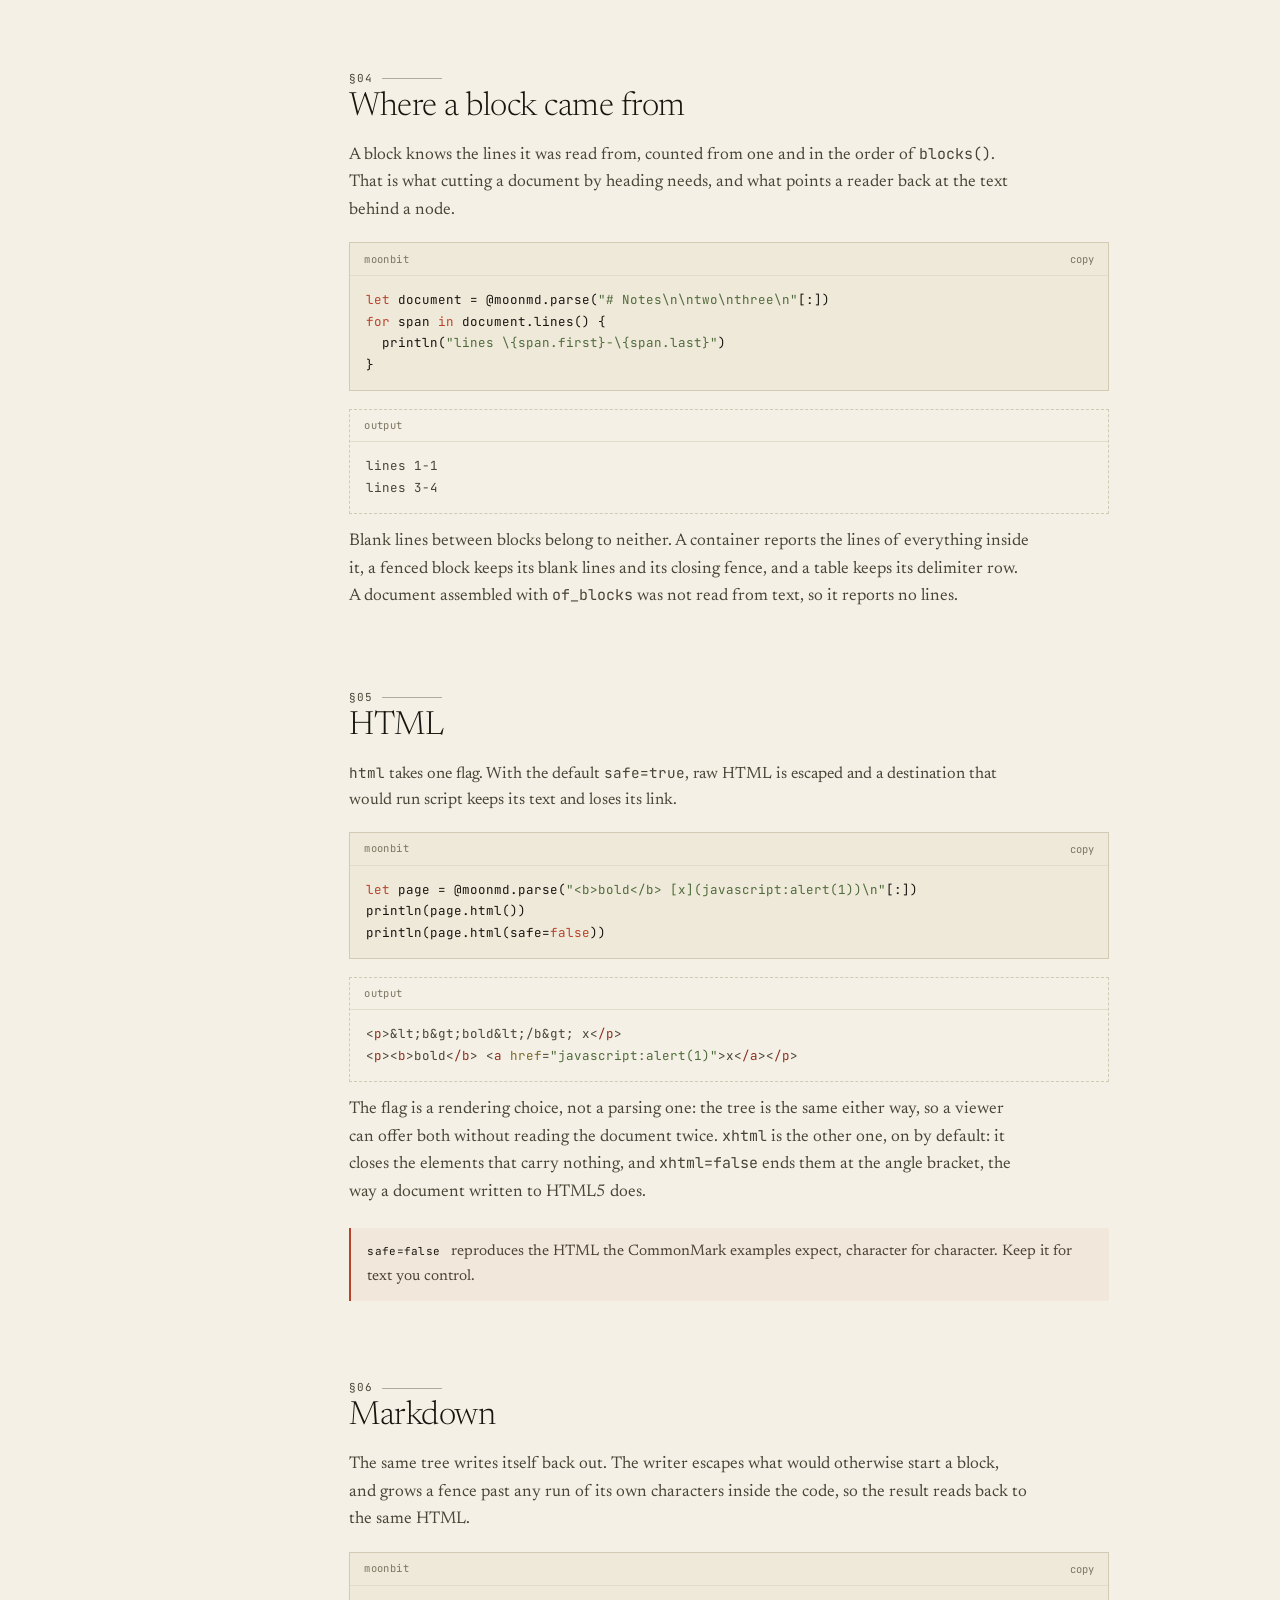
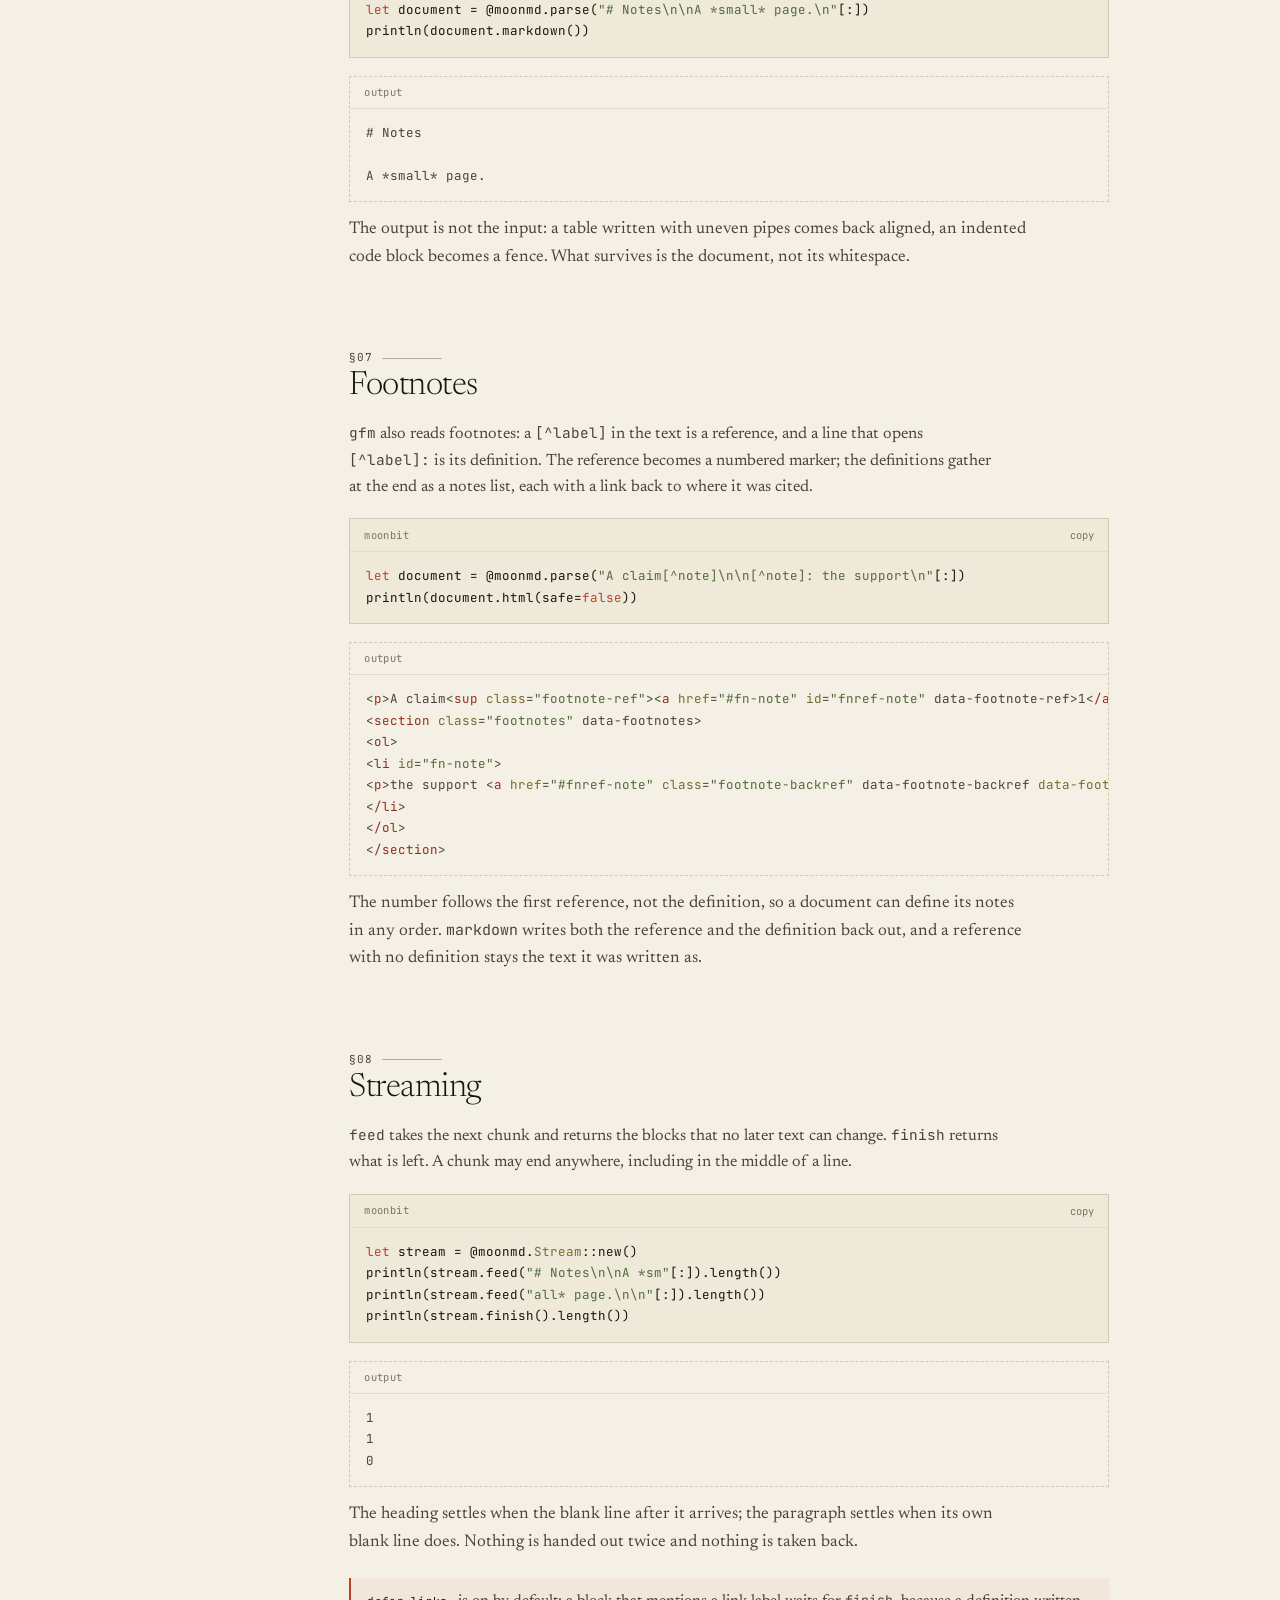
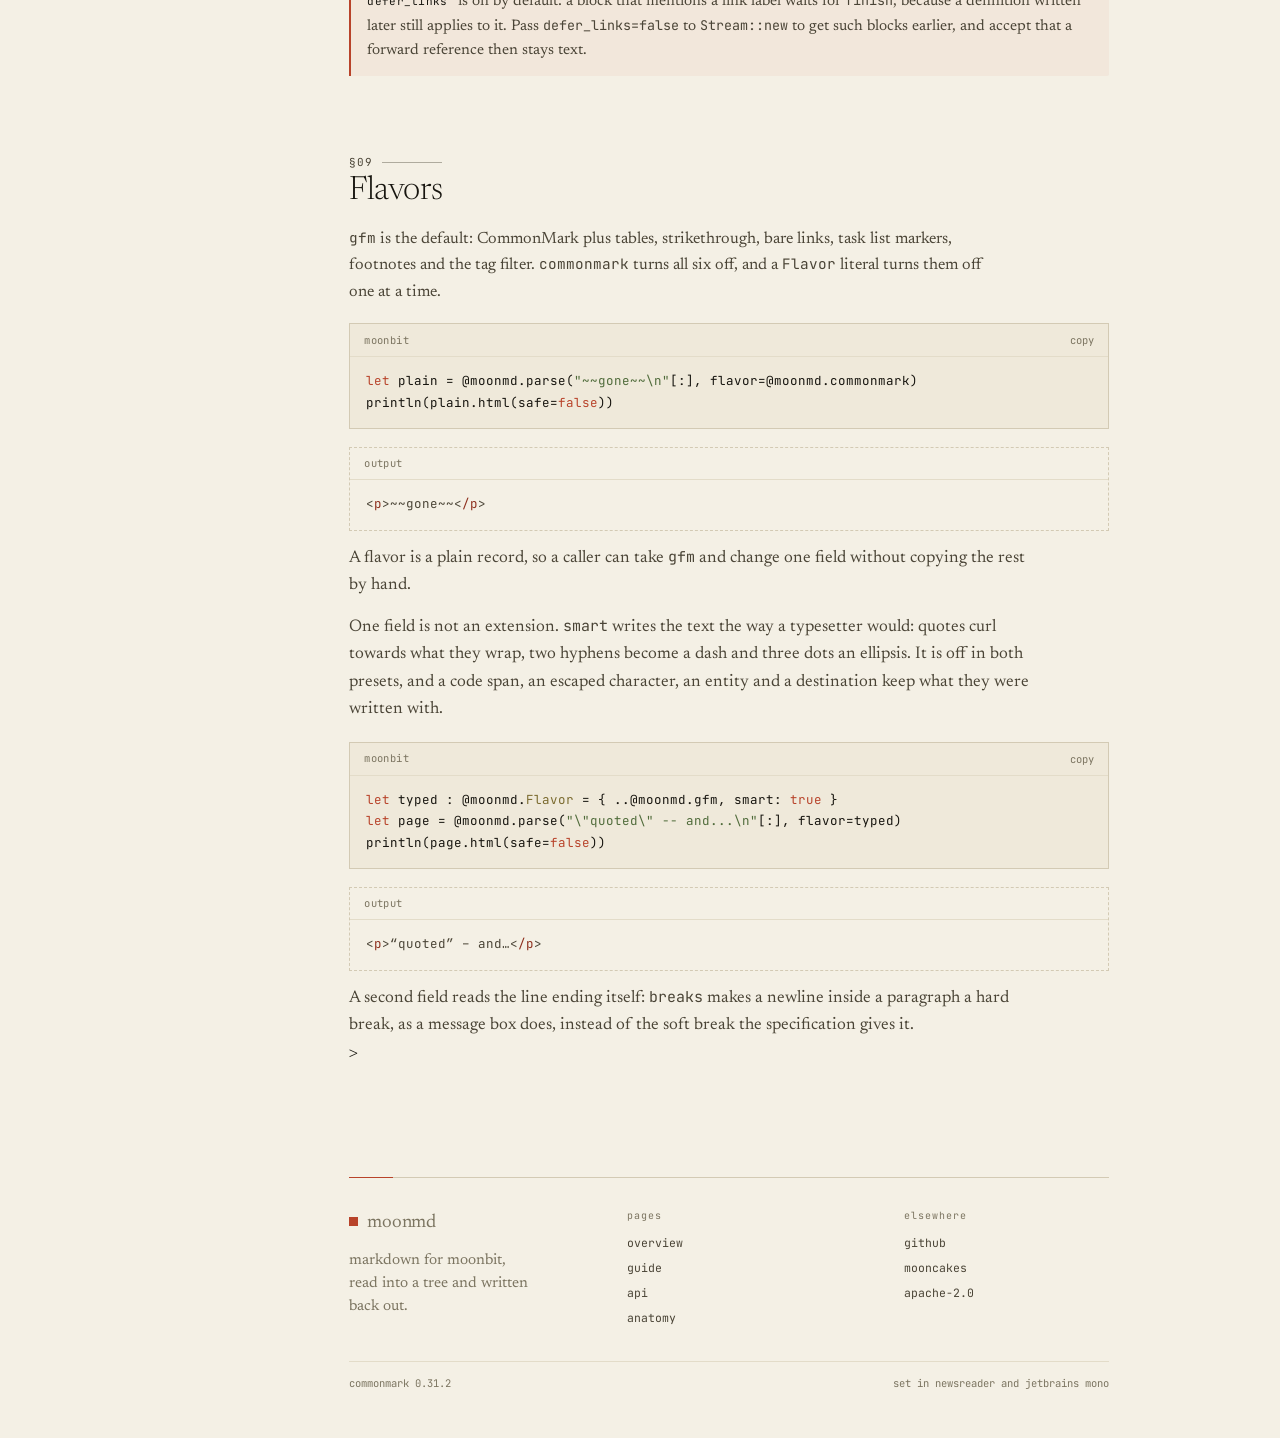
<file: docs/guide.html>
<!DOCTYPE html>
<html lang="en">
<head>
<meta charset="utf-8">
<meta name="viewport" content="width=device-width, initial-scale=1">
<title>guide — moonmd</title>
<meta name="description" content="Install moonmd, read a document, walk its tree, render HTML and Markdown, and parse text as it arrives.">
<link rel="icon" href="favicon.svg" type="image/svg+xml">
<link rel="preconnect" href="https://fonts.googleapis.com">
<link rel="preconnect" href="https://fonts.gstatic.com" crossorigin>
<link href="https://fonts.googleapis.com/css2?family=Newsreader:ital,opsz,wght@0,6..72,300;0,6..72,400;1,6..72,300&family=JetBrains+Mono:wght@400;500&display=swap" rel="stylesheet">
<link rel="stylesheet" href="assets/style.css">
<script>
(function () {
  try {
    var nav = performance.getEntriesByType ? performance.getEntriesByType("navigation") : [];
    var kind = nav.length ? nav[0].type : "";
    if (!kind && performance.navigation) kind = performance.navigation.type === 1 ? "reload" : "navigate";
    if (kind === "reload") {
      sessionStorage.removeItem("moonmd-theme");
      return;
    }
    var saved = sessionStorage.getItem("moonmd-theme");
    if (saved === "ink" || saved === "paper") document.documentElement.setAttribute("data-theme", saved);
  } catch (e) {}
})();
</script>
</head>
<body>

<header class="masthead">
  <div class="masthead-inner">
    <a class="wordmark" href="index.html"><i class="mark"></i>moonmd <span>markdown</span></a>
    <nav class="nav" aria-label="This site">
      <a href="index.html">overview</a>
      <a href="guide.html" aria-current="page">guide</a>
      <a href="api.html">api</a>
      <a href="anatomy.html">anatomy</a>
      <a class="icon-link" href="https://github.com/moonbitstack/moonmd" aria-label="moonmd on GitHub">
        <svg viewBox="0 0 16 16" fill="currentColor" aria-hidden="true"><path d="M8 0C3.58 0 0 3.58 0 8c0 3.54 2.29 6.53 5.47 7.59.4.07.55-.17.55-.38 0-.19-.01-.82-.01-1.49-2.01.37-2.53-.49-2.69-.94-.09-.23-.48-.94-.82-1.13-.28-.15-.68-.52-.01-.53.63-.01 1.08.58 1.23.82.72 1.21 1.87.87 2.33.66.07-.52.28-.87.51-1.07-1.78-.2-3.64-.89-3.64-3.95 0-.87.31-1.59.82-2.15-.08-.2-.36-1.02.08-2.12 0 0 .67-.21 2.2.82a7.4 7.4 0 0 1 2-.27c.68 0 1.36.09 2 .27 1.53-1.04 2.2-.82 2.2-.82.44 1.1.16 1.92.08 2.12.51.56.82 1.27.82 2.15 0 3.07-1.87 3.75-3.65 3.95.29.25.54.73.54 1.48 0 1.07-.01 1.93-.01 2.2 0 .21.15.46.55.38A8.01 8.01 0 0 0 16 8c0-4.42-3.58-8-8-8Z"/></svg>
      </a>
      <button class="theme-switch" type="button" aria-pressed="false" aria-label="Switch between paper and ink">
        <span class="track" aria-hidden="true"><span class="knob"></span></span><span class="label">paper</span>
      </button>
    </nav>
  </div>
</header>

<main class="sheet">
  <div class="guide-grid">
    <aside class="rail scroll" aria-label="Contents">
      <h4>guide</h4>
      <ul>
        <li><a href="#install"><span class="n">01</span>install</a></li>
        <li><a href="#document"><span class="n">02</span>a document</a></li>
        <li><a href="#tree"><span class="n">03</span>the tree</a></li>
        <li><a href="#lines"><span class="n">04</span>the lines</a></li>
        <li><a href="#html"><span class="n">05</span>html</a></li>
        <li><a href="#markdown"><span class="n">06</span>markdown</a></li>
        <li><a href="#footnotes"><span class="n">07</span>footnotes</a></li>
        <li><a href="#stream"><span class="n">08</span>streaming</a></li>
        <li><a href="#flavors"><span class="n">09</span>flavors</a></li>
      </ul>
      <h4>reference</h4>
      <ul>
        <li><a href="api.html"><span class="n">10</span>api reference</a></li>
        <li><a href="https://github.com/moonbitstack/moonmd">source</a></li>
      </ul>
    </aside>

    <div class="guide-body">
      <p class="kicker">the guide</p>
      <h1 class="guide-title">A document, whole and in pieces.</h1>
      <p class="lede">Install the package, read one document, look at what came out, then read
        one that is still arriving. Every output below is what the library printed for the code
        above it.</p>

      <section id="install">
        <p class="kicker"><span>§01</span></p>
        <h2>Install</h2>
        <div class="code" data-lang="text">
          <div class="code-head"><span>shell</span><span class="spacer"></span><button class="copy" type="button" data-copy="c-install">copy</button></div>
          <pre><code id="c-install">moon add moonbitstack/moonmd</code></pre>
        </div>
        <p>The import alias is a convention, not a requirement. <span class="mono">parse</span>
          takes a <span class="mono">StringView</span>, so a <span class="mono">String</span> is
          handed over with <span class="mono">[:]</span>.</p>
        <div class="code" data-lang="moonbit">
          <div class="code-head"><span>moonbit</span><span class="spacer"></span><button class="copy" type="button" data-copy="c-import">copy</button></div>
          <pre><code id="c-import">import {
  "moonbitstack/moonmd" @moonmd,
}</code></pre>
        </div>
      </section>

      <section id="document">
        <p class="kicker"><span>§02</span></p>
        <h2>A document</h2>
        <p class="intro">One call reads the text and returns a <span class="mono">Document</span>.
          It holds the blocks and the flavor it was read with; nothing is rendered until asked.</p>
        <div class="code" data-lang="moonbit">
          <div class="code-head"><span>moonbit</span><span class="spacer"></span><button class="copy" type="button" data-copy="c-doc">copy</button></div>
          <pre><code id="c-doc">let document = @moonmd.parse("# Notes\n\nA *small* page.\n"[:])
println(document.html(safe=false))</code></pre>
        </div>
        <div class="code output" data-lang="html">
          <div class="code-head"><span>output</span></div>
          <pre><code>&lt;h1&gt;Notes&lt;/h1&gt;
&lt;p&gt;A &lt;em&gt;small&lt;/em&gt; page.&lt;/p&gt;</code></pre>
        </div>
        <p>A document that is empty, or holds only blank lines, has no blocks at all. A last line
          without a line ending is still a line.</p>
      </section>

      <section id="tree">
        <p class="kicker"><span>§03</span></p>
        <h2>The tree</h2>
        <p>Blocks hold blocks; a paragraph, a heading and a table cell hold inlines. There are
          nine block kinds and ten inline kinds, and <span class="mono">walk</span> visits each
          node once, containers before their contents.</p>
        <div class="code" data-lang="moonbit">
          <div class="code-head"><span>moonbit</span><span class="spacer"></span><button class="copy" type="button" data-copy="c-walk">copy</button></div>
          <pre><code id="c-walk">let document = @moonmd.parse("# Notes\n\n- one\n- two\n"[:])
@moonmd.walk(document, fn(node) {
  match node {
    @moonmd.Block(@moonmd.Heading(heading)) =>
      println("heading, level \{heading.level}")
    @moonmd.Block(@moonmd.List(list)) =>
      println("list of \{list.items.length()}")
    @moonmd.Inline(@moonmd.Text(text)) => println("text: \{text}")
    _ => ()
  }
})</code></pre>
        </div>
        <div class="code output" data-lang="text">
          <div class="code-head"><span>output</span></div>
          <pre><code>heading, level 1
text: Notes
list of 2
text: one
text: two</code></pre>
        </div>
        <p>A list item carries a task marker of its own, so a checkbox is data rather than a
          string that has to be recognised again later.</p>
      </section>

            <section id="lines">
        <p class="kicker"><span>§04</span></p>
        <h2>Where a block came from</h2>
        <p>A block knows the lines it was read from, counted from one and in the order of
          <span class="mono">blocks()</span>. That is what cutting a document by heading needs, and
          what points a reader back at the text behind a node.</p>
        <div class="code" data-lang="moonbit">
          <div class="code-head"><span>moonbit</span><span class="spacer"></span><button class="copy" type="button" data-copy="c-lines">copy</button></div>
          <pre><code id="c-lines">let document = @moonmd.parse("# Notes\n\ntwo\nthree\n"[:])
for span in document.lines() {
  println("lines \{span.first}-\{span.last}")
}</code></pre>
        </div>
        <div class="code output" data-lang="text">
          <div class="code-head"><span>output</span></div>
          <pre><code>lines 1-1
lines 3-4</code></pre>
        </div>
        <p>Blank lines between blocks belong to neither. A container reports the lines of
          everything inside it, a fenced block keeps its blank lines and its closing fence, and a
          table keeps its delimiter row. A document assembled with
          <span class="mono">of_blocks</span> was not read from text, so it reports no lines.</p>
      </section>

<section id="html">
        <p class="kicker"><span>§05</span></p>
        <h2>HTML</h2>
        <p class="intro"><span class="mono">html</span> takes one flag. With the default
          <span class="mono">safe=true</span>, raw HTML is escaped and a destination that would
          run script keeps its text and loses its link.</p>
        <div class="code" data-lang="moonbit">
          <div class="code-head"><span>moonbit</span><span class="spacer"></span><button class="copy" type="button" data-copy="c-html">copy</button></div>
          <pre><code id="c-html">let page = @moonmd.parse("&lt;b&gt;bold&lt;/b&gt; [x](javascript:alert(1))\n"[:])
println(page.html())
println(page.html(safe=false))</code></pre>
        </div>
        <div class="code output" data-lang="html">
          <div class="code-head"><span>output</span></div>
          <pre><code>&lt;p&gt;&amp;lt;b&amp;gt;bold&amp;lt;/b&amp;gt; x&lt;/p&gt;
&lt;p&gt;&lt;b&gt;bold&lt;/b&gt; &lt;a href="javascript:alert(1)"&gt;x&lt;/a&gt;&lt;/p&gt;</code></pre>
        </div>
        <p>The flag is a rendering choice, not a parsing one: the tree is the same either way, so
          a viewer can offer both without reading the document twice. <span class="mono">xhtml</span>
          is the other one, on by default: it closes the elements that carry nothing, and
          <span class="mono">xhtml=false</span> ends them at the angle bracket, the way a document
          written to HTML5 does.</p>
        <div class="callout"><b>safe=false</b> reproduces the HTML the CommonMark examples
          expect, character for character. Keep it for text you control.</div>
      </section>

      <section id="markdown">
        <p class="kicker"><span>§06</span></p>
        <h2>Markdown</h2>
        <p>The same tree writes itself back out. The writer escapes what would otherwise start a
          block, and grows a fence past any run of its own characters inside the code, so the
          result reads back to the same HTML.</p>
        <div class="code" data-lang="moonbit">
          <div class="code-head"><span>moonbit</span><span class="spacer"></span><button class="copy" type="button" data-copy="c-md">copy</button></div>
          <pre><code id="c-md">let document = @moonmd.parse("# Notes\n\nA *small* page.\n"[:])
println(document.markdown())</code></pre>
        </div>
        <div class="code output" data-lang="markdown">
          <div class="code-head"><span>output</span></div>
          <pre><code># Notes

A *small* page.</code></pre>
        </div>
        <p>The output is not the input: a table written with uneven pipes comes back aligned, an
          indented code block becomes a fence. What survives is the document, not its whitespace.</p>
      </section>

      <section id="footnotes">
        <p class="kicker"><span>§07</span></p>
        <h2>Footnotes</h2>
        <p class="intro"><span class="mono">gfm</span> also reads footnotes: a
          <span class="mono">[^label]</span> in the text is a reference, and a line that opens
          <span class="mono">[^label]:</span> is its definition. The reference becomes a numbered
          marker; the definitions gather at the end as a notes list, each with a link back to where
          it was cited.</p>
        <div class="code" data-lang="moonbit">
          <div class="code-head"><span>moonbit</span><span class="spacer"></span><button class="copy" type="button" data-copy="c-fn">copy</button></div>
          <pre><code id="c-fn">let document = @moonmd.parse("A claim[^note]\n\n[^note]: the support\n"[:])
println(document.html(safe=false))</code></pre>
        </div>
        <div class="code output" data-lang="html">
          <div class="code-head"><span>output</span></div>
          <pre><code>&lt;p&gt;A claim&lt;sup class="footnote-ref"&gt;&lt;a href="#fn-note" id="fnref-note" data-footnote-ref&gt;1&lt;/a&gt;&lt;/sup&gt;&lt;/p&gt;
&lt;section class="footnotes" data-footnotes&gt;
&lt;ol&gt;
&lt;li id="fn-note"&gt;
&lt;p&gt;the support &lt;a href="#fnref-note" class="footnote-backref" data-footnote-backref data-footnote-backref-idx="1" aria-label="Back to reference 1"&gt;&#x21A9;&lt;/a&gt;&lt;/p&gt;
&lt;/li&gt;
&lt;/ol&gt;
&lt;/section&gt;</code></pre>
        </div>
        <p>The number follows the first reference, not the definition, so a document can define its
          notes in any order. <span class="mono">markdown</span> writes both the reference and the
          definition back out, and a reference with no definition stays the text it was written
          as.</p>
      </section>

      <section id="stream">
        <p class="kicker"><span>§08</span></p>
        <h2>Streaming</h2>
        <p class="intro"><span class="mono">feed</span> takes the next chunk and returns the blocks
          that no later text can change. <span class="mono">finish</span> returns what is left. A
          chunk may end anywhere, including in the middle of a line.</p>
        <div class="code" data-lang="moonbit">
          <div class="code-head"><span>moonbit</span><span class="spacer"></span><button class="copy" type="button" data-copy="c-stream">copy</button></div>
          <pre><code id="c-stream">let stream = @moonmd.Stream::new()
println(stream.feed("# Notes\n\nA *sm"[:]).length())
println(stream.feed("all* page.\n\n"[:]).length())
println(stream.finish().length())</code></pre>
        </div>
        <div class="code output" data-lang="text">
          <div class="code-head"><span>output</span></div>
          <pre><code>1
1
0</code></pre>
        </div>
        <p>The heading settles when the blank line after it arrives; the paragraph settles when
          its own blank line does. Nothing is handed out twice and nothing is taken back.</p>
        <div class="callout"><b>defer_links</b> is on by default: a block that mentions a link
          label waits for <span class="mono">finish</span>, because a definition written later
          still applies to it. Pass <span class="mono">defer_links=false</span> to
          <span class="mono">Stream::new</span> to get such blocks earlier, and accept that a
          forward reference then stays text.</div>
      </section>

      <section id="flavors">
        <p class="kicker"><span>§09</span></p>
        <h2>Flavors</h2>
        <p class="intro"><span class="mono">gfm</span> is the default: CommonMark plus tables,
          strikethrough, bare links, task list markers, footnotes and the tag filter.
          <span class="mono">commonmark</span> turns all six off, and a
          <span class="mono">Flavor</span> literal turns them off one at a time.</p>
        <div class="code" data-lang="moonbit">
          <div class="code-head"><span>moonbit</span><span class="spacer"></span><button class="copy" type="button" data-copy="c-flavor">copy</button></div>
          <pre><code id="c-flavor">let plain = @moonmd.parse("~~gone~~\n"[:], flavor=@moonmd.commonmark)
println(plain.html(safe=false))</code></pre>
        </div>
        <div class="code output" data-lang="html">
          <div class="code-head"><span>output</span></div>
          <pre><code>&lt;p&gt;~~gone~~&lt;/p&gt;</code></pre>
        </div>
        <p>A flavor is a plain record, so a caller can take <span class="mono">gfm</span> and
          change one field without copying the rest by hand.</p>
        <p>One field is not an extension. <span class="mono">smart</span> writes the text the way
          a typesetter would: quotes curl towards what they wrap, two hyphens become a dash and
          three dots an ellipsis. It is off in both presets, and a code span, an escaped
          character, an entity and a destination keep what they were written with.</p>
        <div class="code" data-lang="moonbit">
          <div class="code-head"><span>moonbit</span><span class="spacer"></span><button class="copy" type="button" data-copy="c-smart">copy</button></div>
          <pre><code id="c-smart">let typed : @moonmd.Flavor = { ..@moonmd.gfm, smart: true }
let page = @moonmd.parse("\"quoted\" -- and...\n"[:], flavor=typed)
println(page.html(safe=false))</code></pre>
        </div>
        <div class="code output" data-lang="html">
          <div class="code-head"><span>output</span></div>
          <pre><code>&lt;p&gt;“quoted” – and…&lt;/p&gt;</code></pre>
        </div>
        <p>A second field reads the line ending itself: <span class="mono">breaks</span> makes a
          newline inside a paragraph a hard break, as a message box does, instead of the soft
          break the specification gives it.</p>
      </section>

      >

      <footer class="foot">
        <div class="foot-grid">
          <div class="foot-brand">
            <a class="wordmark" href="index.html"><i class="mark"></i>moonmd</a>
            <p>markdown for moonbit, read into a tree and written back out.</p>
          </div>
          <nav class="foot-col" aria-label="Pages">
            <h5>pages</h5>
            <a href="index.html">overview</a>
            <a href="guide.html">guide</a>
            <a href="api.html">api</a>
            <a href="anatomy.html">anatomy</a>
          </nav>
          <div class="foot-col">
            <h5>elsewhere</h5>
            <a href="https://github.com/moonbitstack/moonmd">github</a>
            <a href="https://mooncakes.io/docs/moonbitstack/moonmd">mooncakes</a>
            <a href="https://github.com/moonbitstack/moonmd/blob/master/LICENSE">apache-2.0</a>
          </div>
        </div>
        <div class="foot-base">
          <span>commonmark 0.31.2</span>
          <span>set in newsreader and jetbrains mono</span>
        </div>
      </footer>
    </div>
  </div>
</main>

<script src="assets/site.js"></script>
</body>
</html>
</file>
<file: docs/assets/style.css>
/* moonmd — a galley proof: paper, ink, one proof-red mark.
   The margin carries the document tree; the content is set in a serif with
   monospace notes. No gradients, no shadows, no rounded cards. */

:root {
  --paper: #f4f0e5;
  --paper-2: #ebe5d5;
  --ink: #17150f;
  --ink-2: #4a4436;
  --ink-3: #7b7460;
  --rule: #d3cab4;
  --rule-soft: #e3dcc9;
  --accent: #b8432a;
  --accent-ink: #8d2f1d;
  --code-bg: #efe9da;
  --serif: "Newsreader", Georgia, "Times New Roman", serif;
  --mono: "JetBrains Mono", ui-monospace, "SFMono-Regular", Menlo, Consolas, monospace;
  --sheet: 1180px;
  --prose: 720px;
  color-scheme: light;
}

:root[data-theme="ink"] {
  --paper: #12110d;
  --paper-2: #1a1812;
  --ink: #efe8d7;
  --ink-2: #c2baa6;
  --ink-3: #8a8270;
  --rule: #322e25;
  --rule-soft: #26231b;
  --accent: #d9603f;
  --accent-ink: #e88464;
  --code-bg: #191710;
  color-scheme: dark;
}

@media (prefers-color-scheme: dark) {
  :root:not([data-theme]) {
    --paper: #12110d;
    --paper-2: #1a1812;
    --ink: #efe8d7;
    --ink-2: #c2baa6;
    --ink-3: #8a8270;
    --rule: #322e25;
    --rule-soft: #26231b;
    --accent: #d9603f;
    --accent-ink: #e88464;
    --code-bg: #191710;
    color-scheme: dark;
  }
}

*,
*::before,
*::after {
  box-sizing: border-box;
}

html {
  -webkit-text-size-adjust: 100%;
  scroll-behavior: smooth;
}

@media (prefers-reduced-motion: reduce) {
  html {
    scroll-behavior: auto;
  }
}

html,
button,
input,
textarea,
select {
  font-variant-ligatures: no-contextual;
}

body {
  margin: 0;
  background: var(--paper);
  color: var(--ink);
  font-family: var(--serif);
  font-size: 17px;
  line-height: 1.62;
  font-weight: 400;
  overflow-wrap: break-word;
}

h1,
h2,
h3,
h4,
p,
ul,
ol,
figure,
pre {
  margin: 0;
}

a {
  color: inherit;
  text-decoration-color: color-mix(in srgb, var(--ink) 35%, transparent);
  text-underline-offset: 0.22em;
  text-decoration-thickness: 1px;
}

a:hover {
  text-decoration-color: var(--accent);
  color: var(--accent-ink);
}

code,
.out.rendered td,
.out.rendered th {
  overflow-wrap: anywhere;
}

:focus-visible {
  outline: 1px solid var(--accent);
  outline-offset: 3px;
}

.sr-only {
  position: absolute;
  width: 1px;
  height: 1px;
  padding: 0;
  margin: -1px;
  overflow: hidden;
  clip-path: inset(50%);
  white-space: nowrap;
}

/* ---------- scrollbars ---------- */

@supports selector(::-webkit-scrollbar) {
  html::-webkit-scrollbar {
    width: 11px;
    height: 11px;
  }
  html::-webkit-scrollbar-track {
    background: transparent;
  }
  html::-webkit-scrollbar-thumb {
    border-radius: 99px;
    border: 4px solid transparent;
    background-clip: content-box;
    background-color: color-mix(in srgb, var(--ink) 26%, transparent);
  }
  html.at-top::-webkit-scrollbar-thumb {
    background-color: transparent;
  }
  .scroll::-webkit-scrollbar,
  .code pre::-webkit-scrollbar,
  .entry .doc-code::-webkit-scrollbar {
    width: 8px;
    height: 8px;
  }
  .scroll::-webkit-scrollbar-track,
  .code pre::-webkit-scrollbar-track,
  .entry .doc-code::-webkit-scrollbar-track {
    background: transparent;
  }
  .scroll::-webkit-scrollbar-thumb,
  .code pre::-webkit-scrollbar-thumb,
  .entry .doc-code::-webkit-scrollbar-thumb {
    border-radius: 99px;
    border: 2px solid transparent;
    background-clip: content-box;
    background-color: color-mix(in srgb, var(--ink) 18%, transparent);
  }
  .scroll:hover::-webkit-scrollbar-thumb,
  .code pre:hover::-webkit-scrollbar-thumb,
  .entry .doc-code:hover::-webkit-scrollbar-thumb {
    background-color: color-mix(in srgb, var(--ink) 34%, transparent);
  }
}

@supports not selector(::-webkit-scrollbar) {
  html {
    scrollbar-width: thin;
    scrollbar-color: color-mix(in srgb, var(--ink) 26%, transparent) transparent;
  }
  html.at-top {
    scrollbar-color: transparent transparent;
  }
  .scroll,
  .code pre,
  .entry .doc-code {
    scrollbar-width: thin;
    scrollbar-color: color-mix(in srgb, var(--ink) 20%, transparent) transparent;
  }
}

/* ---------- masthead ---------- */

.masthead {
  position: sticky;
  top: 0;
  z-index: 20;
  background: var(--paper);
  border-bottom: 1px solid var(--rule);
}

.masthead-inner {
  display: flex;
  align-items: center;
  gap: 28px;
  max-width: var(--sheet);
  margin: 0 auto;
  padding: 0 clamp(16px, 4vw, 40px);
  height: 58px;
}

.wordmark {
  display: flex;
  align-items: baseline;
  gap: 9px;
  font-family: var(--serif);
  font-size: 18px;
  letter-spacing: -0.01em;
  text-decoration: none;
  white-space: nowrap;
}

.wordmark .mark {
  width: 9px;
  height: 9px;
  background: var(--accent);
  display: inline-block;
  transform: translateY(-1px);
}

.wordmark span {
  font-family: var(--mono);
  font-size: 10.5px;
  letter-spacing: 0.04em;
  color: var(--ink-3);
}

.nav {
  display: flex;
  align-items: center;
  gap: 22px;
  margin-left: auto;
  font-family: var(--mono);
  font-size: 12px;
  letter-spacing: 0.01em;
}

.nav a {
  text-decoration: none;
  color: var(--ink-2);
  padding: 4px 0;
  border-bottom: 1px solid transparent;
}

.nav a:hover {
  color: var(--ink);
  border-bottom-color: var(--accent);
}

.nav a[aria-current="page"] {
  color: var(--ink);
  border-bottom-color: var(--accent);
}

.icon-link {
  display: inline-flex;
  align-items: center;
  padding: 4px;
  color: var(--ink-2);
}

.icon-link svg {
  width: 17px;
  height: 17px;
  display: block;
}

/* theme switch */

.theme-switch {
  display: inline-flex;
  align-items: center;
  gap: 8px;
  background: none;
  border: 0;
  padding: 4px 0;
  cursor: pointer;
  font-family: var(--mono);
  font-size: 11px;
  color: var(--ink-3);
  letter-spacing: 0.02em;
}

.theme-switch:hover {
  color: var(--ink);
}

.theme-switch .track {
  width: 30px;
  height: 16px;
  border: 1px solid color-mix(in srgb, var(--ink) 32%, transparent);
  display: inline-flex;
  align-items: center;
  padding: 3px;
  vertical-align: middle;
}

.theme-switch:hover .track {
  border-color: var(--ink-2);
}

.theme-switch .knob {
  width: 8px;
  height: 8px;
  background: var(--ink-2);
  transition: transform 160ms ease;
}

@media (prefers-reduced-motion: reduce) {
  .theme-switch .knob {
    transition: none;
  }
}

:root[data-theme="ink"] .theme-switch .knob {
  transform: translateX(14px);
  background: var(--accent);
}

/* ---------- the sheet and its margin ---------- */

.sheet {
  max-width: var(--sheet);
  margin: 0 auto;
  padding: 0 clamp(16px, 4vw, 40px);
}

.doc {
  display: grid;
  grid-template-columns: minmax(0, 76px) minmax(0, 1fr);
  align-items: start;
}

.margin {
  position: relative;
  align-self: stretch;
  border-right: 1px solid var(--rule-soft);
  min-height: 100%;
  user-select: none;
}

.spine {
  position: absolute;
  top: 0;
  bottom: 0;
  right: -1px;
  width: 1px;
  background: linear-gradient(var(--accent), var(--accent)) no-repeat top / 1px var(--read, 0px);
  transition: background-size 120ms linear;
}

.mark-list {
  position: absolute;
  inset: 0;
  list-style: none;
  margin: 0;
  padding: 0;
}

.mark-list li {
  position: absolute;
  right: 9px;
  font-family: var(--mono);
  font-size: 10.5px;
  color: var(--ink-3);
  white-space: nowrap;
  letter-spacing: 0.02em;
}

.mark-list li::after {
  content: "";
  position: absolute;
  right: -12px;
  top: 6px;
  width: 4px;
  height: 4px;
  background: currentColor;
}

.mark-list li.on {
  color: var(--accent);
}

.mark-list a {
  text-decoration: none;
  color: inherit;
}

.body-col {
  min-width: 0;
  padding-left: clamp(16px, 3vw, 40px);
}

.prose {
  max-width: var(--prose);
}

/* ---------- type ---------- */

.kicker {
  font-family: var(--mono);
  font-size: 11px;
  color: var(--accent);
  letter-spacing: 0.06em;
  display: flex;
  align-items: center;
  gap: 10px;
  user-select: none;
}

.kicker::after {
  content: "";
  height: 1px;
  flex: 1;
  max-width: 60px;
  background: currentColor;
  opacity: 0.4;
}

h1 {
  font-family: var(--serif);
  font-weight: 300;
  font-size: clamp(2.5rem, 6.2vw, 4.5rem);
  line-height: 1.03;
  letter-spacing: -0.025em;
  margin: 18px 0 0;
  text-wrap: balance;
}

h1 em {
  font-style: italic;
  color: var(--accent);
}

.lede {
  font-size: 1.0625rem;
  color: var(--ink-2);
  max-width: 34em;
  margin-top: 22px;
  text-wrap: pretty;
}

h2 {
  font-family: var(--serif);
  font-weight: 300;
  font-size: clamp(1.6rem, 2.6vw, 2.1rem);
  line-height: 1.2;
  letter-spacing: -0.015em;
  margin: 12px 0 0;
}

h3 {
  font-family: var(--serif);
  font-weight: 400;
  font-size: 1.22rem;
  line-height: 1.3;
  margin: 0;
}

.section {
  padding: clamp(56px, 8vw, 96px) 0 0;
  scroll-margin-top: 84px;
}

.section > .prose + .prose,
.section p + p {
  margin-top: 1em;
}

.note {
  font-family: var(--mono);
  font-size: 12px;
  color: var(--ink-3);
}

.mono {
  font-family: var(--mono);
  font-size: 0.88em;
}

/* ---------- install line ---------- */

.install {
  display: flex;
  flex-wrap: wrap;
  align-items: center;
  gap: 12px;
  margin-top: 30px;
}

.install .cmd {
  font-family: var(--mono);
  font-size: 12.5px;
  background: var(--code-bg);
  border: 1px solid var(--rule-soft);
  padding: 0 12px;
  height: 36px;
  display: inline-flex;
  align-items: center;
  color: var(--ink-2);
  white-space: nowrap;
  overflow-wrap: anywhere;
}

.install .cmd b {
  color: var(--accent);
  font-weight: 400;
}

.btn {
  display: inline-flex;
  align-items: center;
  gap: 8px;
  font-family: var(--mono);
  font-size: 12px;
  height: 36px;
  padding: 0 14px;
  border: 1px solid var(--rule);
  background: none;
  color: var(--ink);
  cursor: pointer;
  text-decoration: none;
  user-select: none;
}

.btn:hover {
  border-color: var(--ink-2);
  color: var(--ink);
  background: var(--paper-2);
}

.btn.solid {
  background: var(--ink);
  color: var(--paper);
  border-color: var(--ink);
}

.btn.solid:hover {
  background: var(--accent);
  border-color: var(--accent);
  color: #fff8ee;
}

.btn svg {
  width: 13px;
  height: 13px;
  display: block;
}

.spec-marks {
  display: flex;
  flex-wrap: wrap;
  gap: 6px 18px;
  margin-top: 26px;
  font-family: var(--mono);
  font-size: 11px;
  color: var(--ink-3);
  user-select: none;
}

.spec-marks span::before {
  content: "·";
  margin-right: 8px;
  color: var(--accent);
}

/* ---------- workbench ---------- */

.galley {
  margin-top: 28px;
  border: 1px solid var(--rule);
  background: var(--paper);
  display: flex;
  flex-direction: column;
  min-width: 0;
}

.galley-bar {
  display: flex;
  align-items: center;
  gap: 4px;
  border-bottom: 1px solid var(--rule);
  padding: 0 8px;
  min-height: 42px;
  user-select: none;
}

.tab {
  font-family: var(--mono);
  font-size: 11.5px;
  padding: 8px 10px 9px;
  background: none;
  border: 0;
  color: var(--ink-3);
  cursor: pointer;
  border-bottom: 1px solid transparent;
  margin-bottom: -1px;
}

.tab:hover {
  color: var(--ink);
}

.tab[aria-selected="true"] {
  color: var(--ink);
  border-bottom-color: var(--accent);
}

.galley-bar .spacer {
  flex: 1;
}

#flavor {
  font-family: var(--mono);
  font-size: 11px;
  border: 1px solid var(--rule-soft);
  background: transparent;
  color: var(--ink-2);
  padding: 4px 6px;
  cursor: pointer;
}

.galley-body {
  display: grid;
  grid-template-columns: minmax(0, 1fr) minmax(0, 1fr);
  min-height: 356px;
}

.pane {
  min-width: 0;
  display: flex;
  flex-direction: column;
  position: relative;
}

.pane + .pane {
  border-left: 1px solid var(--rule);
}

.pane-head {
  display: flex;
  align-items: center;
  justify-content: space-between;
  gap: 10px;
  padding: 9px 14px;
  border-bottom: 1px solid var(--rule-soft);
  font-family: var(--mono);
  font-size: 10.5px;
  color: var(--ink-3);
  letter-spacing: 0.04em;
  user-select: none;
}

#source {
  flex: 1;
  width: 100%;
  min-height: 300px;
  resize: none;
  border: 0;
  outline: none;
  background: transparent;
  color: var(--ink);
  font-family: var(--mono);
  font-size: 12.5px;
  line-height: 1.75;
  padding: 14px 16px;
  tab-size: 2;
  white-space: pre-wrap;
  overflow-wrap: anywhere;
  overflow: auto;
}

#source::selection {
  background: color-mix(in srgb, var(--accent) 28%, transparent);
}

.out {
  flex: 1;
  overflow: auto;
  padding: 14px 16px;
  font-family: var(--mono);
  font-size: 12.5px;
  line-height: 1.75;
  color: var(--ink-2);
  white-space: pre-wrap;
  overflow-wrap: anywhere;
  min-height: 300px;
}

.out.tree {
  font-size: 12px;
  line-height: 1.9;
}

.out.rendered {
  font-family: var(--serif);
  font-size: 15.5px;
  line-height: 1.6;
  white-space: normal;
  color: var(--ink);
}

.out.rendered > * + * {
  margin-top: 0.7em;
}

.out.rendered h1,
.out.rendered h2,
.out.rendered h3 {
  font-size: 1.15em;
  font-weight: 500;
  line-height: 1.3;
}

.out.rendered code {
  font-family: var(--mono);
  font-size: 0.86em;
  background: var(--paper-2);
  padding: 0.1em 0.3em;
}

.out.rendered pre {
  background: var(--paper-2);
  padding: 10px 12px;
  overflow: auto;
  font-family: var(--mono);
  font-size: 12px;
}

.out.rendered pre code {
  background: none;
  padding: 0;
}

.out.rendered blockquote {
  border-left: 2px solid var(--rule);
  padding-left: 12px;
  color: var(--ink-2);
}

.out.rendered table {
  border-collapse: collapse;
  font-size: 0.92em;
}

.out.rendered th,
.out.rendered td {
  border: 1px solid var(--rule);
  padding: 3px 8px;
  text-align: left;
}

.out.rendered ul,
.out.rendered ol {
  padding-left: 1.3em;
}

.live-tag {
  position: absolute;
  top: 8px;
  right: 10px;
  font-family: var(--mono);
  font-size: 10px;
  color: var(--accent);
  opacity: 0;
  transition: opacity 160ms ease;
}

.live-tag.on {
  opacity: 1;
}

.galley-foot {
  border-top: 1px solid var(--rule);
  padding: 8px 12px;
  display: flex;
  flex-wrap: wrap;
  align-items: center;
  gap: 10px;
  font-family: var(--mono);
  font-size: 11px;
  color: var(--ink-3);
  user-select: none;
}

.galley-foot .stats {
  font-variant-numeric: tabular-nums;
}

.samples {
  display: flex;
  flex-wrap: wrap;
  gap: 6px;
  margin-left: auto;
}

.chip {
  font-family: var(--mono);
  font-size: 11px;
  border: 1px solid var(--rule-soft);
  background: none;
  color: var(--ink-2);
  padding: 4px 9px 5px;
  cursor: pointer;
  user-select: none;
}

.chip:hover {
  border-color: var(--ink-3);
  color: var(--ink);
}

.chip[aria-pressed="true"] {
  border-color: var(--accent);
  color: var(--accent);
}

/* token colours */

.tok-tag {
  color: var(--accent-ink);
}

.tok-attr {
  color: #7a6a2e;
}

:root[data-theme="ink"] .tok-attr {
  color: #c2a469;
}

.tok-str {
  color: #4f6b3a;
}

:root[data-theme="ink"] .tok-str {
  color: #9db87a;
}

.tok-com {
  color: var(--ink-3);
  font-style: italic;
}

.tok-key {
  color: var(--accent);
}

.tok-num {
  color: #6a5a8a;
}

:root[data-theme="ink"] .tok-num {
  color: #b3a0d0;
}

/* tree view */

.tree ul {
  list-style: none;
  margin: 0;
  padding: 0 0 0 18px;
  border-left: 1px solid var(--rule-soft);
}

.tree > ul {
  padding-left: 0;
  border-left: 0;
}

.tree li {
  position: relative;
}

.tree li::before {
  content: "";
  position: absolute;
  left: -18px;
  top: 13px;
  width: 12px;
  height: 1px;
  background: var(--rule-soft);
}

.tree > ul > li::before {
  display: none;
}

.tree .type {
  color: var(--ink);
}

.tree .detail {
  color: var(--ink-3);
}

.tree .count {
  color: var(--accent);
  font-size: 10px;
  margin-left: 6px;
}

/* ---------- feature plates ---------- */

.plates {
  display: grid;
  grid-template-columns: repeat(2, minmax(0, 1fr));
  gap: 1px;
  background: var(--rule);
  border: 1px solid var(--rule);
  margin-top: 30px;
}

.plate {
  background: var(--paper);
  padding: 24px 24px 26px;
  display: flex;
  flex-direction: column;
  gap: 10px;
}

.plate .kicker {
  font-size: 10.5px;
  color: var(--ink-3);
}

.plate .kicker::after {
  display: none;
}

.plate p {
  color: var(--ink-2);
  font-size: 0.95rem;
  line-height: 1.6;
  text-wrap: pretty;
}

.plate .glyph {
  margin-top: auto;
  padding-top: 18px;
  display: flex;
  align-items: center;
  gap: 12px;
  user-select: none;
}

.plate .glyph .rule {
  flex: 1;
  height: 1px;
  background: var(--rule);
}

.plate .glyph .mark {
  font-family: var(--mono);
  font-size: 20px;
  line-height: 1;
  color: var(--accent);
  opacity: 0.9;
  letter-spacing: -0.02em;
}

/* ---------- numbers ---------- */

.numbers {
  display: grid;
  grid-template-columns: repeat(4, minmax(0, 1fr));
  border-top: 1px solid var(--rule);
  border-bottom: 1px solid var(--rule);
  margin-top: 40px;
}

.numbers div {
  padding: 18px 14px 20px;
  user-select: none;
}

.numbers div + div {
  border-left: 1px solid var(--rule-soft);
}

.numbers b {
  display: block;
  font-family: var(--mono);
  font-weight: 400;
  font-size: 1.45rem;
  letter-spacing: -0.02em;
  color: var(--ink);
  font-variant-numeric: tabular-nums;
}

.numbers span {
  display: block;
  font-family: var(--mono);
  font-size: 10.5px;
  color: var(--ink-3);
  margin-top: 4px;
}

/* ---------- next links ---------- */

.next {
  display: grid;
  grid-template-columns: repeat(2, minmax(0, 1fr));
  gap: 1px;
  background: var(--rule);
  border: 1px solid var(--rule);
  margin-top: 34px;
}

.next a:last-child:nth-child(odd) {
  grid-column: 1 / -1;
}

.next a {
  background: var(--paper);
  padding: 22px 24px;
  text-decoration: none;
  display: flex;
  flex-direction: column;
  gap: 6px;
}

.next a:hover {
  background: var(--paper-2);
}

.next .k {
  font-family: var(--mono);
  font-size: 10.5px;
  color: var(--accent);
}

.next .t {
  font-size: 1.1rem;
  color: var(--ink);
}

.next .d {
  font-size: 0.92rem;
  color: var(--ink-3);
}

/* ---------- guide ---------- */

.guide-grid {
  display: grid;
  grid-template-columns: minmax(0, 208px) minmax(0, 1fr);
  gap: clamp(24px, 4vw, 56px);
  align-items: start;
}

.rail {
  position: sticky;
  top: 84px;
  max-height: calc(100vh - 108px);
  overflow-y: auto;
  padding-right: 8px;
  font-family: var(--mono);
  font-size: 12px;
  user-select: none;
}

.rail h4 {
  font-family: var(--mono);
  font-weight: 400;
  font-size: 10.5px;
  color: var(--ink-3);
  letter-spacing: 0.06em;
  margin: 0 0 8px;
}

.rail ul {
  list-style: none;
  margin: 0 0 22px;
  padding: 0;
}

.rail li {
  margin-bottom: 2px;
}

.rail a {
  display: block;
  padding: 4px 8px 4px 10px;
  color: var(--ink-2);
  text-decoration: none;
  border-left: 1px solid var(--rule-soft);
}

.rail a:hover {
  color: var(--ink);
  border-left-color: var(--ink-3);
}

.rail a.on {
  color: var(--accent);
  border-left-color: var(--accent);
  background: color-mix(in srgb, var(--accent) 6%, transparent);
}

.rail a .n {
  color: var(--ink-3);
  margin-right: 6px;
}

.rail a.on .n {
  color: inherit;
}

.guide-body {
  min-width: 0;
  max-width: 760px;
}

.guide-title {
  font-size: clamp(2rem, 4.4vw, 3.2rem);
}

.guide-body h2 {
  margin-top: 0;
}

.figure-note {
  margin-top: 14px;
}

.guide-body section {
  padding-top: 64px;
  scroll-margin-top: 82px;
}

.guide-body section:first-of-type {
  padding-top: 24px;
}

.guide-body p {
  margin-top: 14px;
  color: var(--ink-2);
  max-width: 40em;
}

.guide-body p.intro {
  color: var(--ink-2);
  font-size: 1.02rem;
}

.guide-body h3 {
  margin-top: 28px;
}

.guide-body ul {
  margin-top: 12px;
  padding-left: 1.2em;
  color: var(--ink-2);
}

.guide-body li {
  margin-bottom: 6px;
}

/* ---------- code blocks ---------- */

.code {
  margin-top: 18px;
  border: 1px solid var(--rule);
  background: var(--code-bg);
  min-width: 0;
}

.code-head {
  display: flex;
  align-items: center;
  gap: 10px;
  padding: 7px 10px 7px 14px;
  border-bottom: 1px solid var(--rule-soft);
  font-family: var(--mono);
  font-size: 10.5px;
  color: var(--ink-3);
  letter-spacing: 0.04em;
  user-select: none;
}

.code-head .spacer {
  flex: 1;
}

.copy {
  font-family: var(--mono);
  font-size: 10.5px;
  color: var(--ink-3);
  background: none;
  border: 0;
  cursor: pointer;
  padding: 2px 4px;
}

.copy:hover {
  color: var(--accent);
}

.code pre {
  margin: 0;
  padding: 13px 16px 15px;
  overflow-x: auto;
  font-family: var(--mono);
  font-size: 12.5px;
  line-height: 1.72;
  color: var(--ink);
  tab-size: 2;
}

.code pre code {
  font-family: inherit;
  white-space: pre;
}

.code.output {
  background: transparent;
  border-style: dashed;
  border-color: var(--rule);
}

.code.output pre {
  color: var(--ink-2);
}

.callout {
  margin-top: 22px;
  border-left: 2px solid var(--accent);
  border-radius: 0 2px 2px 0;
  background: color-mix(in srgb, var(--accent) 5%, transparent);
  padding: 12px 16px;
  font-size: 0.95rem;
  color: var(--ink-2);
}

.callout b {
  font-weight: 400;
  color: var(--ink);
  font-family: var(--mono);
  font-size: 11px;
  letter-spacing: 0.03em;
  margin-right: 6px;
}

/* ---------- api ---------- */

.api-group {
  margin-top: 34px;
}

.api-group > h3 {
  font-family: var(--mono);
  font-size: 11px;
  font-weight: 400;
  color: var(--ink-3);
  letter-spacing: 0.08em;
  border-bottom: 1px solid var(--rule);
  padding-bottom: 8px;
}

.entry {
  padding: 18px 0 20px;
  border-bottom: 1px solid var(--rule-soft);
}

.entry:target {
  background: color-mix(in srgb, var(--accent) 5%, transparent);
}

.sig {
  font-family: var(--mono);
  font-size: 12.5px;
  line-height: 1.7;
  color: var(--ink);
  overflow-wrap: anywhere;
  display: block;
  text-decoration: none;
}

.sig .kw {
  color: var(--accent);
}

.sig .name {
  color: var(--ink);
}

.sig .arg {
  color: var(--ink-2);
}

.entry p {
  margin-top: 7px;
  font-size: 0.95rem;
  color: var(--ink-2);
  max-width: 44em;
}

.entry .doc-code {
  margin: 10px 0 0;
  padding: 9px 12px;
  background: var(--code-bg);
  border-left: 1px solid var(--rule);
  font-family: var(--mono);
  font-size: 11.5px;
  line-height: 1.7;
  color: var(--ink-2);
  overflow-x: auto;
  white-space: pre;
}

.entry .doc-code code {
  font-family: inherit;
}

.members {
  margin-top: 10px;
  border-left: 1px solid var(--rule-soft);
  padding-left: 14px;
}

.members .sig {
  font-size: 12px;
  padding: 3px 0;
}

.members .sig .arg {
  color: var(--ink-3);
}

/* ---------- the reference page ---------- */

.api-body {
  max-width: 840px;
}

.filter-label {
  display: block;
  font-family: var(--mono);
  font-size: 10.5px;
  letter-spacing: 0.06em;
  color: var(--ink-3);
  margin-bottom: 6px;
  user-select: none;
}

.filter {
  width: 100%;
  font-family: var(--mono);
  font-size: 12px;
  padding: 6px 8px;
  margin-bottom: 18px;
  border: 1px solid var(--rule);
  background: var(--paper-2);
  color: var(--ink);
}

.filter::placeholder {
  color: var(--ink-3);
}

.filter:focus {
  outline: none;
  border-color: var(--accent);
}

.rail a .count {
  float: right;
  color: var(--ink-3);
}

.rail li.hidden,
.entry.hidden {
  display: none;
}

.api-count {
  margin-top: 18px;
}

.api-body .entry {
  padding: 20px 0 22px;
}

.api-body .entry .doc-p {
  max-width: 52em;
}

.member {
  padding: 9px 0 11px;
  border-bottom: 1px solid var(--rule-soft);
}

.member:last-child {
  border-bottom: 0;
  padding-bottom: 0;
}

.member .sig {
  font-size: 12px;
}

.member .doc-p {
  margin-top: 4px;
  font-size: 0.9rem;
  max-width: 50em;
}

.member .doc-code {
  margin-top: 8px;
}

.generic {
  color: var(--ink-3);
}

/* ---------- the anatomy page ---------- */

.anatomy {
  max-width: 1040px;
  margin: 0 auto;
}

.anatomy-head {
  padding-top: clamp(36px, 6vw, 64px);
}

.specimens {
  display: flex;
  flex-wrap: wrap;
  gap: 6px;
  margin-top: 24px;
}

.anatomy-grid,
.pair {
  display: grid;
  grid-template-columns: minmax(0, 1fr) minmax(0, 1fr);
  gap: 1px;
  background: var(--rule);
  border: 1px solid var(--rule);
  margin-top: 26px;
}

.sheet-panel {
  background: var(--paper);
  display: flex;
  flex-direction: column;
  min-width: 0;
}

.panel-head {
  display: flex;
  align-items: center;
  justify-content: space-between;
  gap: 10px;
  padding: 9px 14px;
  border-bottom: 1px solid var(--rule-soft);
  font-family: var(--mono);
  font-size: 10.5px;
  letter-spacing: 0.04em;
  color: var(--ink-3);
  user-select: none;
}

.panel-head .hint {
  color: var(--ink-3);
}

.lines {
  list-style: none;
  margin: 0;
  padding: 10px 0 12px;
  font-family: var(--mono);
  font-size: 12.5px;
  line-height: 1.8;
  overflow: auto;
  max-height: 430px;
  min-height: 260px;
}

.lines li {
  display: grid;
  grid-template-columns: 3.4em minmax(0, 1fr);
  gap: 12px;
  padding: 0 14px 0 10px;
  border-left: 2px solid transparent;
  cursor: pointer;
}

.lines li .n {
  text-align: right;
  color: var(--ink-3);
  user-select: none;
  font-variant-numeric: tabular-nums;
}

.lines li .t {
  white-space: pre-wrap;
  overflow-wrap: anywhere;
  color: var(--ink-2);
  min-height: 1.8em;
}

.lines li:hover {
  background: color-mix(in srgb, var(--ink) 4%, transparent);
}

.lines li.on {
  background: color-mix(in srgb, var(--accent) 9%, transparent);
  border-left-color: var(--accent);
}

.lines li.on .n,
.lines li.on .t {
  color: var(--ink);
}

.lines li.done .t {
  color: var(--ink-3);
}

.tree li.pick {
  cursor: pointer;
}

.tree li.pick:hover > .type {
  color: var(--accent-ink);
  text-decoration: underline;
  text-decoration-thickness: 1px;
  text-underline-offset: 3px;
}

.tree li.sel > .type {
  color: var(--accent);
}

.tree li.sel > .type::before {
  content: "‣ ";
  color: var(--accent);
}

#tree {
  padding: 12px 14px;
  overflow: auto;
  max-height: 430px;
  min-height: 260px;
  font-family: var(--mono);
  font-size: 12px;
  line-height: 1.9;
  color: var(--ink-2);
}

.out-panel {
  margin-top: 26px;
  border: 1px solid var(--rule);
  background: var(--paper);
}

.out-panel .out {
  min-height: 90px;
  max-height: 320px;
}

.anatomy-section {
  padding-top: clamp(48px, 7vw, 76px);
}

.anatomy-section h2 {
  margin-top: 12px;
}

.anatomy-section .lede {
  max-width: 40em;
}

.pair .out {
  min-height: 120px;
  max-height: 300px;
  margin: 0;
}

.ruler-wrap {
  margin-top: 26px;
}

.ruler {
  position: relative;
  height: 46px;
  border-bottom: 1px solid var(--rule);
}

.tick {
  position: absolute;
  bottom: 0;
  width: 1px;
  background: var(--accent);
  opacity: 0.55;
}

.tick.end {
  height: 46px;
  background: var(--rule);
  opacity: 1;
}

.scrub {
  -webkit-appearance: none;
  appearance: none;
  width: 100%;
  height: 26px;
  margin: 6px 0 0;
  background: transparent;
  cursor: pointer;
}

.scrub::-webkit-slider-runnable-track {
  height: 1px;
  background: var(--rule);
}

.scrub::-webkit-slider-thumb {
  -webkit-appearance: none;
  appearance: none;
  width: 9px;
  height: 18px;
  margin-top: -9px;
  background: var(--accent);
  border: 0;
}

.scrub::-moz-range-track {
  height: 1px;
  background: var(--rule);
}

.scrub::-moz-range-thumb {
  width: 9px;
  height: 18px;
  border: 0;
  border-radius: 0;
  background: var(--accent);
}

.scrub:focus-visible {
  outline: 1px solid var(--accent);
  outline-offset: 4px;
}

.settle-meta {
  display: flex;
  flex-wrap: wrap;
  justify-content: space-between;
  gap: 6px 18px;
  margin-top: 8px;
  font-family: var(--mono);
  font-size: 11px;
  color: var(--ink-3);
}

#settled {
  margin-top: 14px;
  border: 1px dashed var(--rule);
  padding: 14px 16px;
  min-height: 96px;
  max-height: 360px;
}

/* ---------- footer ---------- */

.foot {
  position: relative;
  margin-top: clamp(64px, 9vw, 110px);
  border-top: 1px solid var(--rule);
  padding: 30px 0 46px;
  color: var(--ink-3);
  user-select: none;
}

.foot::before {
  content: "";
  position: absolute;
  top: -1px;
  left: 0;
  width: 44px;
  height: 1px;
  background: var(--accent);
}

.foot-grid {
  display: grid;
  grid-template-columns: minmax(0, 1fr) minmax(0, 1fr) minmax(0, 1fr);
  gap: clamp(32px, 6vw, 72px);
  align-items: start;
}

.foot-brand .wordmark {
  font-size: 19px;
}

.foot-brand p {
  font-family: var(--serif);
  font-size: 0.95rem;
  line-height: 1.5;
  color: var(--ink-3);
  max-width: 19em;
  margin-top: 11px;
  text-wrap: pretty;
}

.foot-col {
  display: flex;
  flex-direction: column;
  gap: 1px;
}

.foot-col h5 {
  font-family: var(--mono);
  font-weight: 400;
  font-size: 10px;
  letter-spacing: 0.1em;
  line-height: 16px;
  color: var(--ink-3);
  margin: 0 0 7px;
}

.foot-col a {
  font-family: var(--mono);
  font-size: 11.5px;
  line-height: 1.65;
  color: var(--ink-2);
  text-decoration: none;
  padding: 2px 0;
  width: fit-content;
  border-bottom: 1px solid transparent;
}

.foot-col a:hover {
  color: var(--accent-ink);
  border-bottom-color: var(--accent);
}

.foot-base {
  display: flex;
  flex-wrap: wrap;
  justify-content: space-between;
  gap: 10px 24px;
  margin-top: 30px;
  padding-top: 13px;
  border-top: 1px solid var(--rule-soft);
  font-family: var(--mono);
  font-size: 10.5px;
  color: var(--ink-3);
}

/* ---------- narrow ---------- */

@media (width <= 860px) {
  .doc {
    grid-template-columns: minmax(0, 1fr);
  }

  .margin {
    display: none;
  }

  .body-col {
    padding-left: 0;
  }

  .galley-body {
    grid-template-columns: minmax(0, 1fr);
  }

  .pane + .pane {
    border-left: 0;
    border-top: 1px solid var(--rule);
  }

  .plates,
  .next,
  .numbers {
    grid-template-columns: minmax(0, 1fr);
  }

  .numbers div + div {
    border-left: 0;
    border-top: 1px solid var(--rule-soft);
  }

  .guide-grid,
  .anatomy-grid,
  .pair {
    grid-template-columns: minmax(0, 1fr);
  }

  .rail {
    position: static;
    max-height: none;
    border-bottom: 1px solid var(--rule);
    padding-bottom: 12px;
    margin-bottom: 8px;
  }

  .rail ul {
    display: flex;
    flex-wrap: wrap;
    gap: 2px 6px;
    margin-bottom: 12px;
  }

  .rail a {
    border: 1px solid var(--rule-soft);
    padding: 3px 8px;
  }

  .nav {
    gap: 14px;
  }

  .foot-grid {
    grid-template-columns: minmax(0, 1fr) minmax(0, 1fr);
    gap: 26px;
  }

  .foot-brand {
    grid-column: 1 / -1;
  }

  h1 {
    font-size: clamp(2.1rem, 9vw, 2.8rem);
  }
}

@media (width <= 560px) {
  .foot-base {
    flex-direction: column;
    gap: 6px;
  }

  .galley-foot {
    flex-direction: column;
    align-items: flex-start;
  }

  .samples {
    margin-left: 0;
  }

  .masthead-inner {
    gap: 14px;
    height: 52px;
  }

  .nav {
    font-size: 11px;
    gap: 12px;
  }

  .wordmark span {
    display: none;
  }

  .theme-switch .label {
    display: none;
  }

  .install .cmd {
    font-size: 11.5px;
  }
}
</file>
